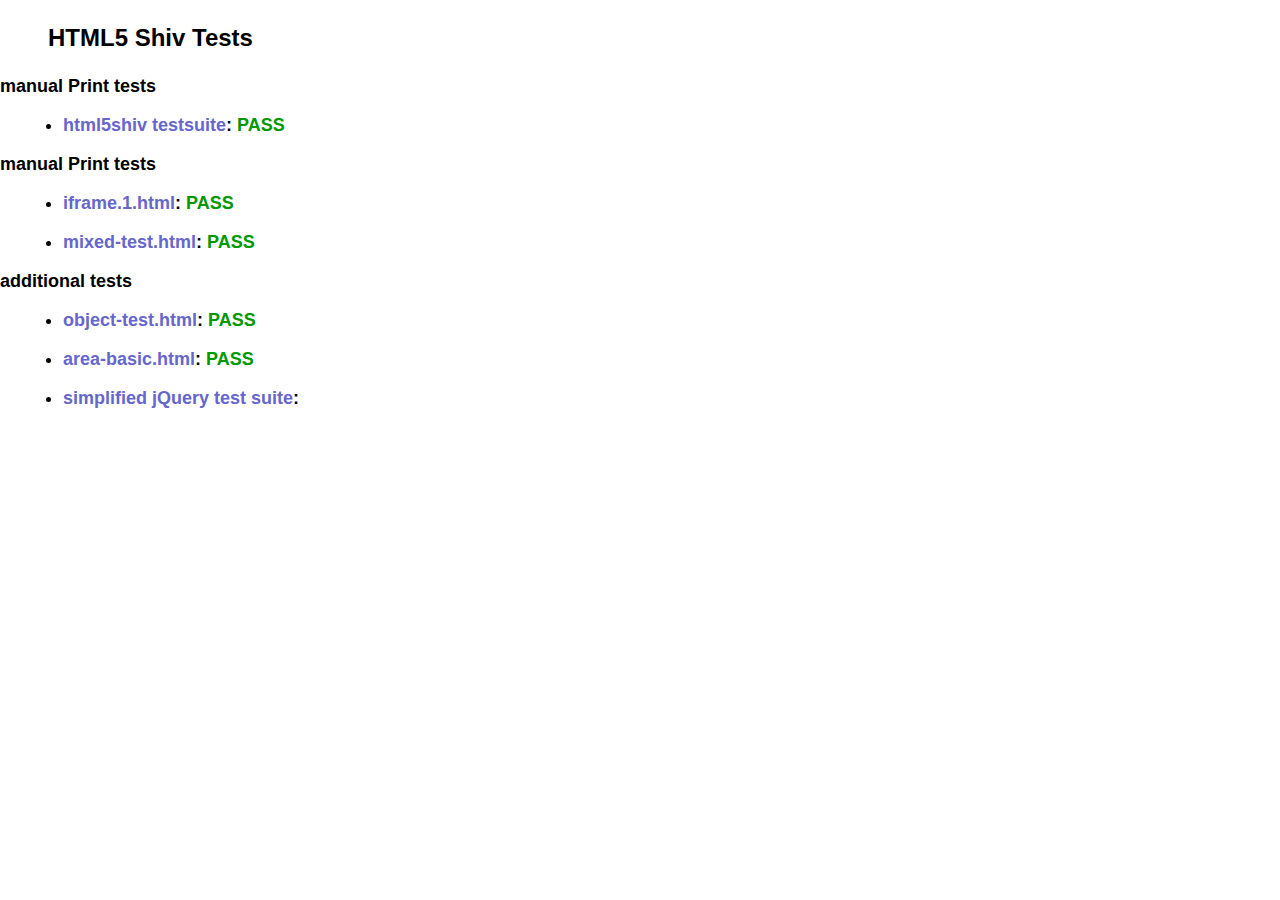
<file: ie/html5shiv/test/index.html>
<!doctype html>
<html>
	<head>
		<meta charset="utf-8">
		<title>IE&lt;9 HTML5 Shiv Tests</title>
		<link rel="stylesheet" href="style.css">
		<script src="../src/html5shiv-printshiv.js"></script>
	</head>
	<body>
		<h1>
			HTML5 Shiv Tests
		</h1>
		<h2>manual Print tests</h2>
		<ul>
			<li>
				<a href="html5shiv.html">html5shiv testsuite</a>: <span class="pass">PASS</span>
			</li>
			
		</ul>
		<h2>manual Print tests</h2>
		<ul>
			<li>
				<a href="iframe.1.html">iframe.1.html</a>: <span class="pass">PASS</span>
			</li>
			<li>
				<a href="mixed-test.html">mixed-test.html</a>: <span class="pass">PASS</span>
			</li>
			
		</ul>
		<h2>additional tests</h2>
		<ul>
			
			<li>
				<a href="object-test.html">object-test.html</a>: <span class="pass">PASS</span>
			</li>
			
			<li>
				<a href="highcharts/area-basic.html">area-basic.html</a>: <span class="pass">PASS</span>
			</li>
			<li>
				<a href="jquery-1.7.1/index.html">simplified jQuery test suite</a>:
			</li>
		</ul>
	<body>
</html>
</file>
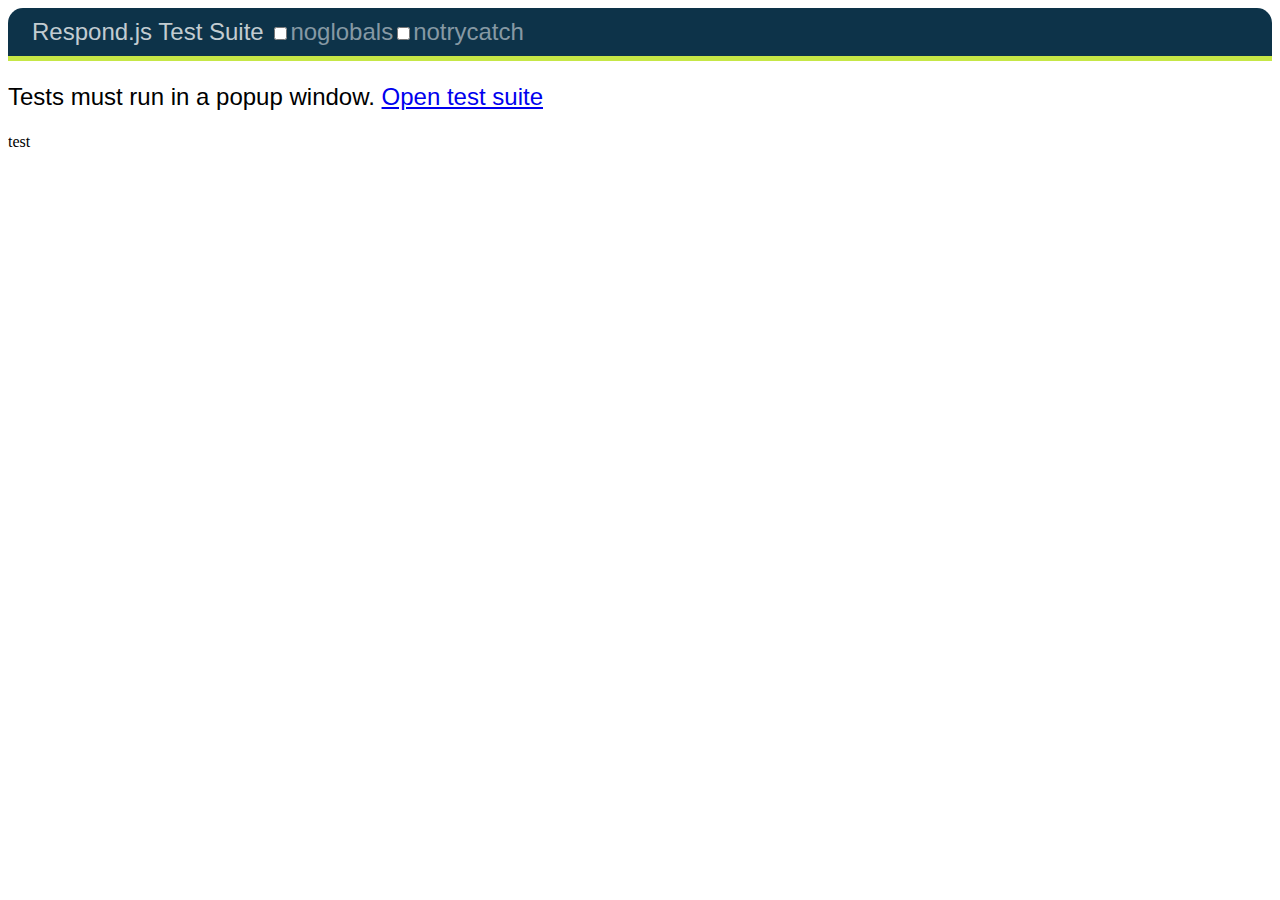
<file: ie/respond/test/unit/index.html>
<!DOCTYPE html>
<html>
<head>
	<meta charset="utf-8" />
	<title>Respond.js Test Suite</title>
	<link rel="stylesheet" href="qunit/qunit.css" media="screen">
	<script src="qunit/qunit.js"></script>
	<link href="test.css" rel="stylesheet" />
	<link href="test2.css" media="screen and (min-width: 950px)" rel="stylesheet" />
	<link href="test3.css" media="screen and (min-width: 68.75em)" rel="stylesheet" />
	<script src="../../dest/respond.src.js"></script>
	<script src="tests.js"></script>

</head>
<body>
	<h1 id="qunit-header">Respond.js Test Suite</h1>
	<h2 id="qunit-banner"></h2>
	<div id="qunit-testrunner-toolbar"></div>
	<h2 id="qunit-userAgent"></h2>
	<ol id="qunit-tests"></ol>
	
	<!-- tests must run in new window -->
	<div id="launcher"></div>
	
	<!-- elem for applying css via queries -->
	<div id="testelem" class="foo">test</div>
	
</body>
</html>
</file>
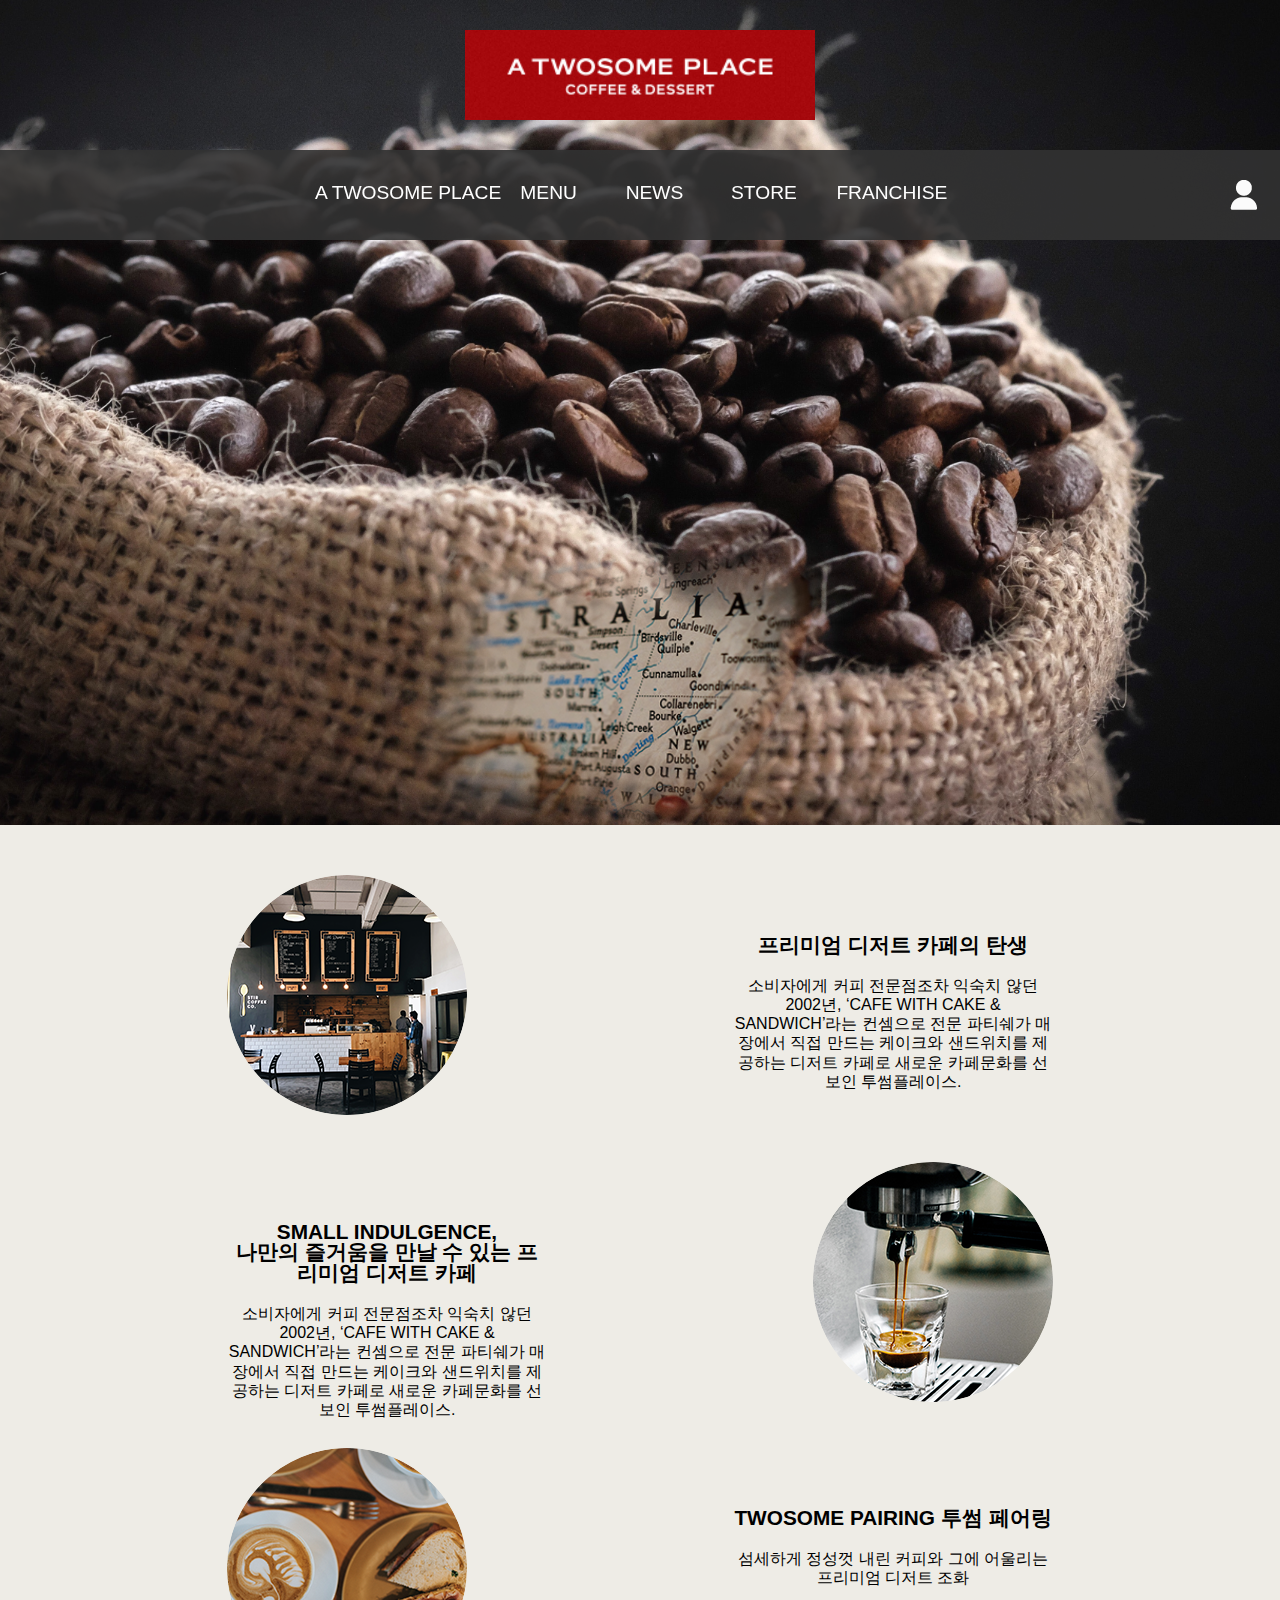
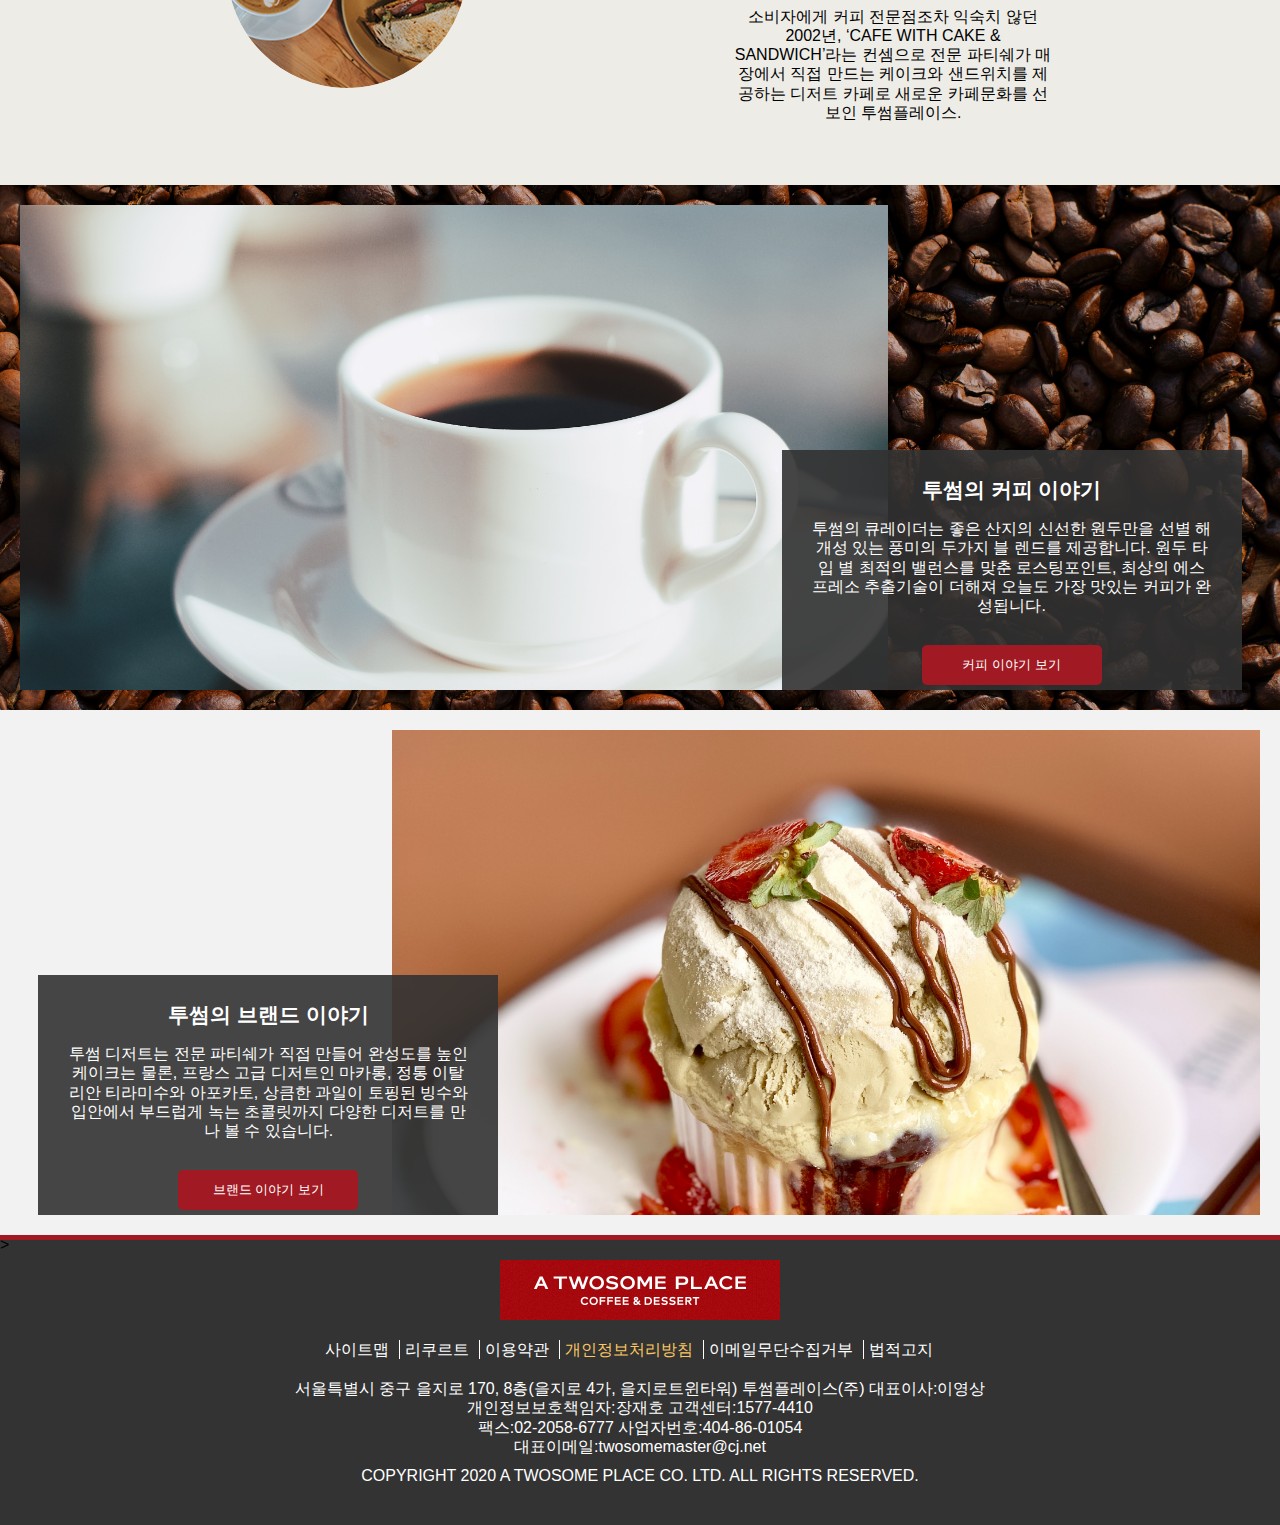
<file: html/brandstory.html>
<!DOCTYPE html>
<html lang="ko-KR">
  <head>
    <meta charset="UTF-8">
    <meta http-equiv="X-UA-Compatible" content="IE=edge">
    <meta name="viewport" content="width=device-width, user-scalable=yes, initial-scale=1.0, maximum-scale=3.0, minimum-scale=0.5">
  
    <link rel="stylesheet" href="../font/gyeonggi/stylesheet.css">
    <link rel="stylesheet" href="../css/base/reset.css">
    <link rel="stylesheet" href="../css/base/common.css">
    <link rel="stylesheet" href="../css/src/brandstory.css">

    <link rel="stylesheet" href="../css/src/headBox.css">
    <link rel="stylesheet" href="../css/src/footBox.css">

  
    <!--[if IE]>
      <meta src="../ie/html5shiv/dist/html5shive.min.js">
      <meta src="../ie/pie/PIE.js">
      <meta src="../ie/respond/dist/respond.min.js">
    <![endif] -->
    <title>a twosome place</title>
</head>
<body>
  <!-- layout -->
  <div id="wrap">
    
    <!-- #headBox ============================================ -->
    <header id="headBox">
      <div class="container">
        <h1><a href="./main.html"><span class="hidden">logo</span></a></h1>
        
        <nav class="navBox">
          <h2 class="hidden">navigation 영역</h2>
          <a href="#" id="pull"><span class="hidden">menu</span></a>
          <div class="gnb">
            <h3 class="hidden">global navigation</h3>
            <ul class="menu clearfix">
              <li>
                <a class="drop" href="./brandstory.html">a twosome place</a>
                <ul>
                  <li><a href="./brandstory.html">브랜드 이야기</a></li>
                  <li><a href="#">커피 이야기</a></li>
                  <li><a href="#">디저트 이야기</a></li>
                </ul>
              </li>
              <li>
                <a class="drop" href="./menu.html">menu</a>
                <ul>
                  <li><a href="./menu.html">커피 &amp; 음료</a></li>
                  <li><a href="#">디저트</a></li>
                  <li><a href="#">델리</a></li>
                  <li><a href="#">md</a></li>
                </ul>
              </li>
              <li>
                <a class="drop" href="#">news</a>
                <ul>
                  <li><a href="#">공지사항</a></li>
                  <li><a href="./event.html">이벤트</a></li>
                  <li><a href="#">app 소개</a></li>
                  <li><a href="#">소셜미디어</a></li>
                  <li><a href="#">케이크 클래스</a></li>
                </ul>
              </li>
              <li>
                <a class="drop" href="#">store</a>
                <ul>
                  <li><a href="#">매장안내</a></li>
                </ul>
              </li>
              <li>
                <a class="drop" href="./franchise.html">franchise</a>
              </li>
            </ul>
            <div class="unb"><a href="#"><h3 class="hidden">unb</h3></a></div>
          </div>
        </nav>
      </div>
    </header>
    <!-- //#headBox=========================================== -->

    <!-- #viewBox ============================== -->
    <section id="viewBox">
      <h2 class="hidden">brandstory 대표 이미지</h2>
      <div class="view_area">
        <div class="map_img"><span class="hidden">지도 이미지</span></div>
        <div class="air_icon"><span class="hidden">airplane icon</span></div>
        <div class="air_path"><span class="hidden">airplane path</span></div>
      </div>
    </section>
    <!-- //#viewBox ====================================== -->
    
    <!-- #historyBox ============================== -->
    <article id="historyBox" class="full_size">
      <h2 class="hidden">history 영역</h2>
      <ul class="clearfix">
        <!-- <h3 class="hidden">회사 주요 story 리스트</h3> -->
        <li>
          <div class="history_img img_01"></div>
          <div class="his_text_area">
            <h4>프리미엄 디저트 카페의 탄생</h4>
            <p>소비자에게 커피 전문점조차 익숙치 않던 2002년,
              ‘cafe with cake & sandwich’라는 컨셈으로 전문 파티쉐가
              매장에서 직접 만드는 케이크와 샌드위치를 제공하는 디저트
              카페로 새로운 카페문화를 선보인 투썸플레이스.</p>
          </div>
        </li>
        <li>
          <div class="history_img img_02"></div>
          <div class="his_text_area">
            <h4>small indulgence,<br />
              나만의 즐거움을 만날 수 있는 프리미엄 디저트 카페 </h4>
            <p>소비자에게 커피 전문점조차 익숙치 않던 2002년,
              ‘cafe with cake & sandwich’라는 컨셈으로 전문 파티쉐가
              매장에서 직접 만드는 케이크와 샌드위치를 제공하는 디저트
              카페로 새로운 카페문화를 선보인 투썸플레이스.</p>
          </div>
        </li>
        <li>
          <div class="history_img img_03"></div>
          <div class="his_text_area">
            <h4>twosome pairing 투썸 페어링</h4>
            <p>섬세하게 정성껏 내린 커피와  그에 어울리는 프리미엄 디저트 조화<br /><br />
              소비자에게 커피 전문점조차 익숙치 않던 2002년,
              ‘cafe with cake & sandwich’라는 컨셈으로 전문 파티쉐가
              매장에서 직접 만드는 케이크와 샌드위치를 제공하는 디저트
              카페로 새로운 카페문화를 선보인 투썸플레이스.  
            </p>
          </div>
        </li>
      </ul>

    </article>
    <!-- //#historyBox ====================================== -->
    
    <!-- #brandCoffeeBox ============================== -->
    <article id="brandCoffeeBox">
      <h2 class="hidden">brandstory 커피 이야기</h2>    
      <div class="brand_full_img more_full_size">
        <div class="more_img coffee_img"></div>
        <div class="cont coffee_cont">
          <div class="more_text">
            <h3>투썸의 커피 이야기</h3>
            <p>투썸의 큐레이더는 좋은 산지의 신선한 원두만을 선별 해 
              개성 있는 풍미의 두가지 블  렌드를 제공합니다.
              원두 타입 별 최적의 밸런스를 맞춘 로스팅포인트, 최상의 에스프레소 추출기술이 더해져
              오늘도 가장 맛있는 커피가 완성됩니다.</p>
            <div class="more_btn_area">
              <button type="button" class="more_btn"><span>커피 이야기 보기</span></button>
            </div>
          </div>
        </div>
      </div>
    </article>
    <!-- //#brandCoffeeBox ====================================== -->

    <!-- #brandDessertBox ============================== -->
    <article id="brandDessertBox">
      <h2 class="hidden">brandstory 디저트 이야기</h2> 
      
      <div class="brand_full_img more_full_size">
        <div class="more_img dessert_img "></div>
        <div class="cont dessert_cont">
          <div class="more_text">
            <h3>투썸의 브랜드 이야기</h3>
            <p>투썸 디저트는 전문 파티쉐가 직접 만들어 완성도를 높인
              케이크는 물론, 프랑스 고급 디저트인 마카롱, 
              정통 이탈리안 티라미수와 아포카토,
              상큼한 과일이 토핑된 빙수와 입안에서 부드럽게 녹는 초콜릿까지
              다양한 디저트를 만나 볼 수 있습니다.</p>
            <div class="more_btn_area">
              <button type="button" class="more_btn"><span>브랜드 이야기 보기</span></button>
            </div>
          </div>
        </div>

      </div>>
    </article>
    <!-- //#brandDessertBox ====================================== -->
    
    <!-- #footBox ============================================ -->
    <footer id="footBox">
      <div class="foot_container">
        <h2 class="hidden">footer</h2>
        <div class="foot_area_01">
          <div class="foot_logo"><a href="./main.html"><span class="hidden">a twosome place</span></a></div>
          <!-- <div class="family_site_box">
            <div class="family_site"><span>family site</span></div>
            <button type="button" class="fnb_btn">ok</button>
          </div> -->
        </div>
        <div class="foot_area_02">
          <div class="fnb">
            <ul class="clearfix">
              <li><a href="#">사이트맵</a></li>
              <li><a href="#">리쿠르트</a></li>
              <li><a href="#">이용약관</a></li>
              <li><a href="#">개인정보처리방침</a></li>
              <li><a href="#">이메일무단수집거부</a></li>
              <li><a href="#">법적고지</a></li>
            </ul>
          </div>
          <div class="company_info">
            <address>
              서울특별시 중구 을지로 170, 8층(을지로 4가, 을지로트윈타워) 투썸플레이스(주)	대표이사:이영상	<br />개인정보보호책임자:장재호
              고객센터:1577-4410	<br />팩스:02-2058-6777	사업자번호:404-86-01054 <br />	대표이메일:twosomemaster@cj.net
            </address>
          </div>
          <div class="copyright">
            copyright 2020 a twosome place co. ltd. all rights reserved.
          </div>
        </div>
      </div>

    </footer>
    <!-- //#footBox=========================================== -->

    <!-- top button -->
    <div class="top_btn_area">
      <a href="#" id="top_btn"><span class="hidden">top</span></a>
    </div>
  </div>

  <!-- script -->
  <script src="../js/base/jquery-3.5.1.min.js"></script>
  <script src="../js/base/jquery-ui.min.js"></script>
  <script src="../js/src/headandtop.js"></script>
  <script src="../js/src/browser_resize.js"></script>
</body>
</html>
</file>
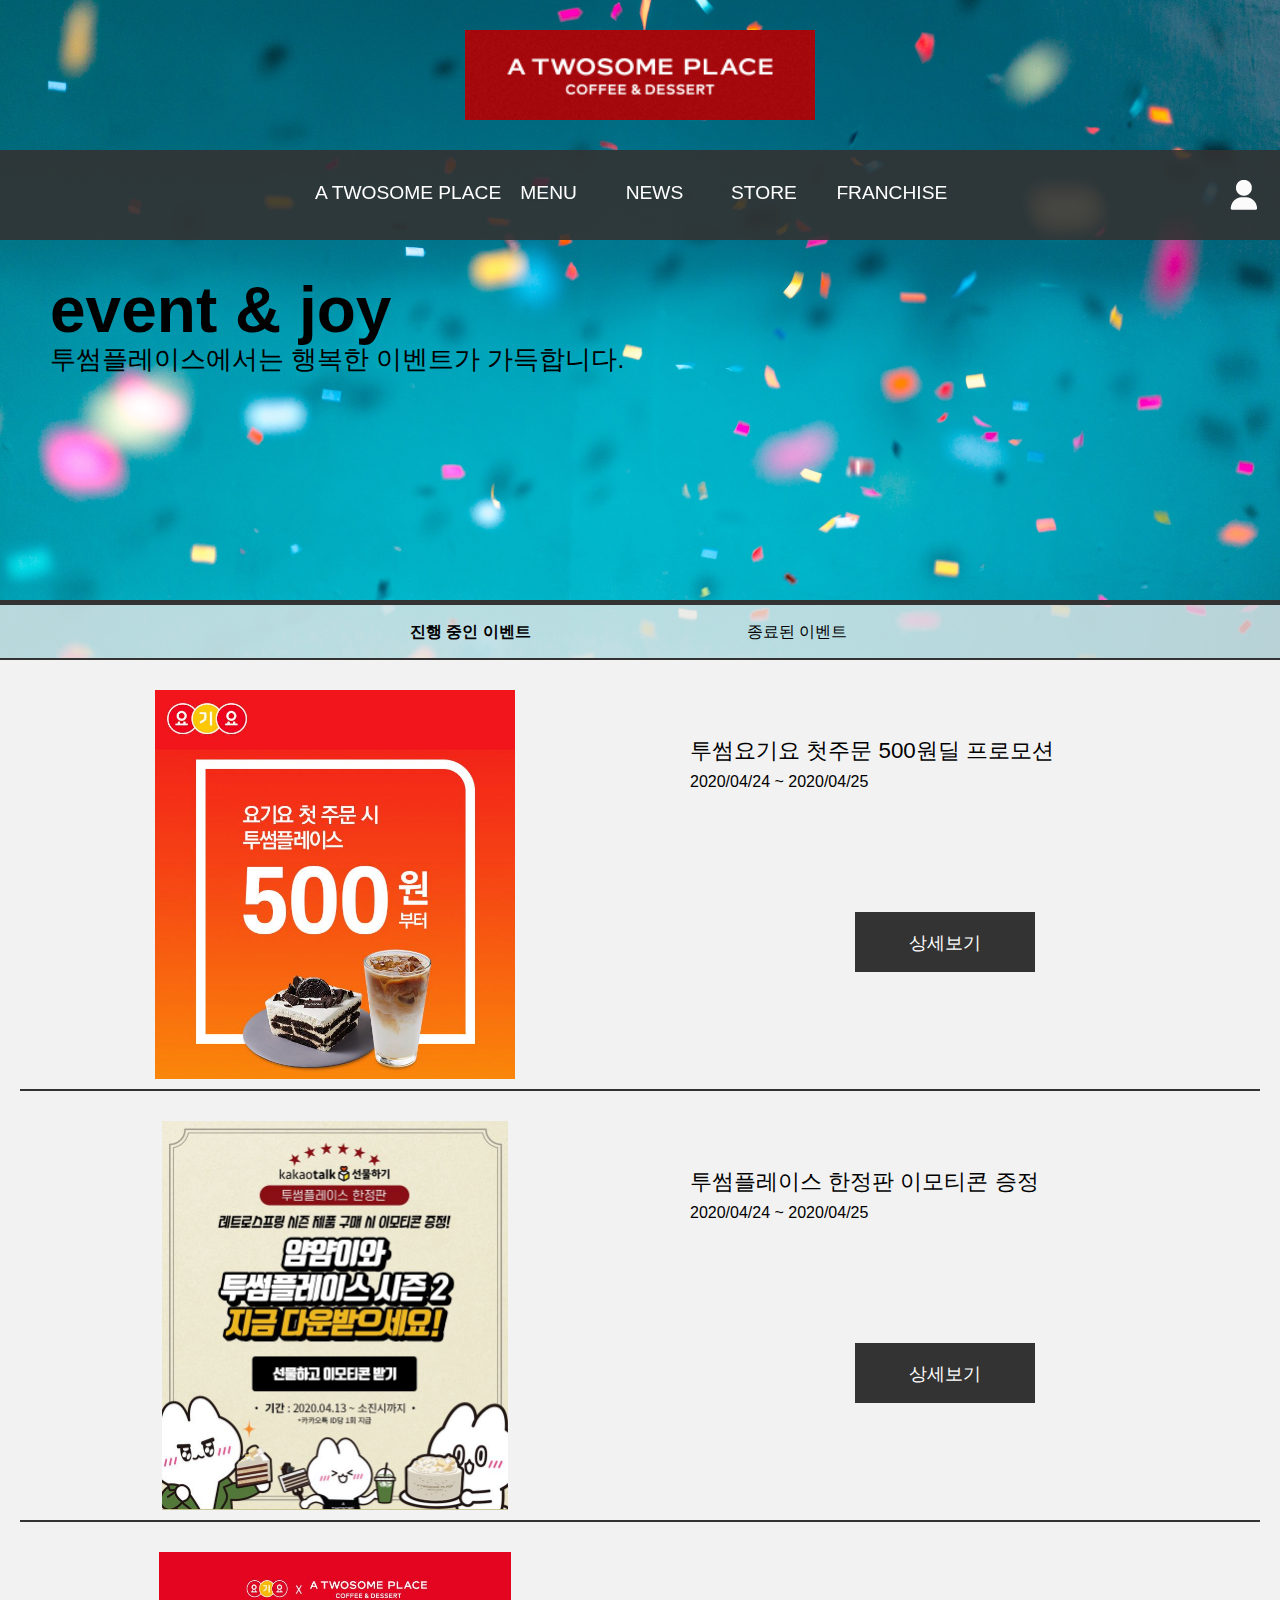
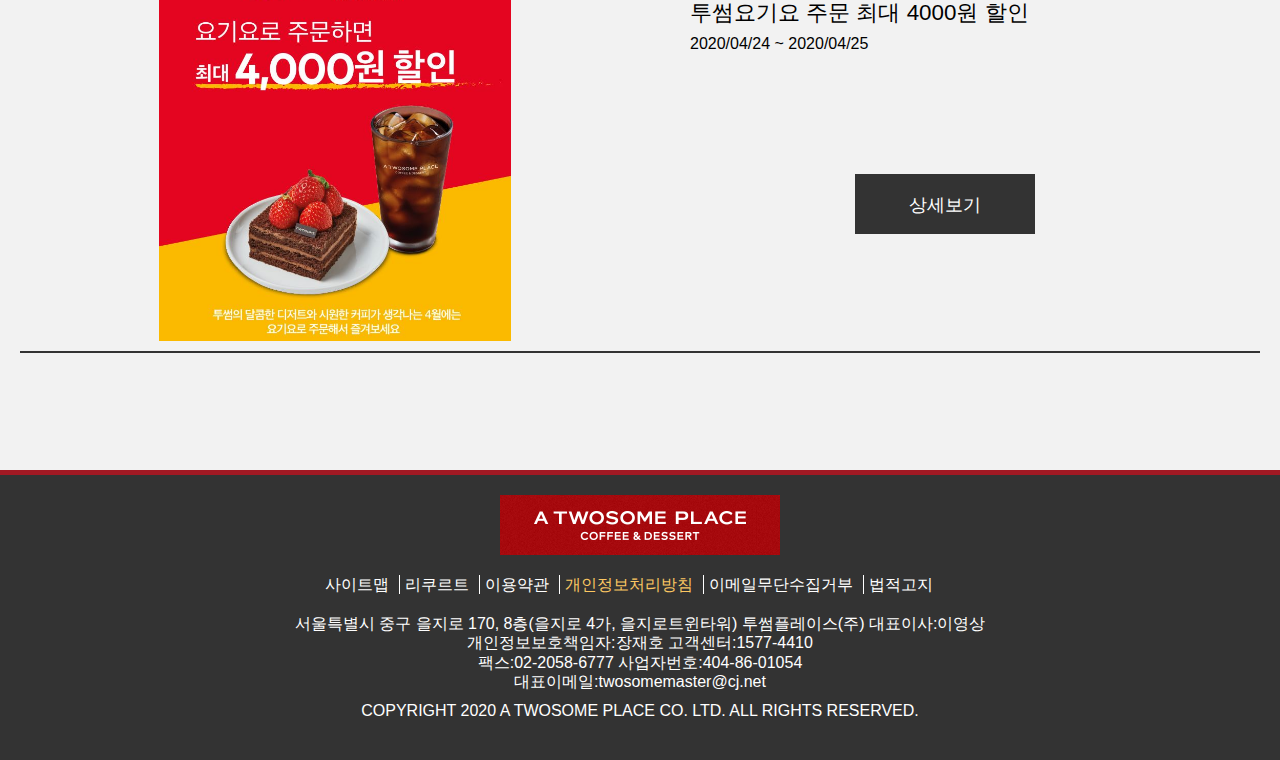
<file: html/event.html>
<!DOCTYPE html>
<html lang="ko-KR">
<head>
  <meta charset="UTF-8">
  <meta http-equiv="X-UA-Compatible" content="IE=edge">
  <meta name="viewport" content="width=device-width, user-scalable=yes, initial-scale=1.0, maximum-scale=3.0, minimum-scale=0.5">

  <link rel="stylesheet" href="../font/gyeonggi/stylesheet.css">
  <link rel="stylesheet" href="../css/base/reset.css">
  <link rel="stylesheet" href="../css/base/common.css">
  <link rel="stylesheet" href="../css/src/event.css">

  <link rel="stylesheet" href="../css/src/headBox.css">
  <link rel="stylesheet" href="../css/src/footBox.css">

  <!--[if IE]>
    <meta src="../ie/html5shiv/dist/html5shive.min.js">
    <meta src="../ie/pie/PIE.js">
    <meta src="../ie/respond/dist/respond.min.js">
  <![endif] -->
  <title>a twosome place</title>
</head>
<body>
  <!-- layout -->
  
  <div id="wrap">
    <!-- #headBox ============================================ -->
    <header id="headBox">
      <div class="container">
        <h1><a href="./main.html"><span class="hidden">logo</span></a></h1>
        
        <nav class="navBox">
          <h2 class="hidden">navigation 영역</h2>
          <a href="#" id="pull"><span class="hidden">menu</span></a>
          <div class="gnb">
            <h3 class="hidden">global navigation</h3>
            <ul class="menu clearfix">
              <li>
                <a class="drop" href="./brandstory.html">a twosome place</a>
                <ul>
                  <li><a href="./brandstory.html">브랜드 이야기</a></li>
                  <li><a href="#">커피 이야기</a></li>
                  <li><a href="#">디저트 이야기</a></li>
                </ul>
              </li>
              <li>
                <a class="drop" href="./menu.html">menu</a>
                <ul>
                  <li><a href="./menu.html">커피 &amp; 음료</a></li>
                  <li><a href="#">디저트</a></li>
                  <li><a href="#">델리</a></li>
                  <li><a href="#">md</a></li>
                </ul>
              </li>
              <li>
                <a class="drop" href="#">news</a>
                <ul>
                  <li><a href="#">공지사항</a></li>
                  <li><a href="./event.html">이벤트</a></li>
                  <li><a href="#">app 소개</a></li>
                  <li><a href="#">소셜미디어</a></li>
                  <li><a href="#">케이크 클래스</a></li>
                </ul>
              </li>
              <li>
                <a class="drop" href="#">store</a>
                <ul>
                  <li><a href="#">매장안내</a></li>
                </ul>
              </li>
              <li>
                <a class="drop" href="./franchise.html">franchise</a>
              </li>
            </ul>
            <div class="unb"><a href="#"><h3 class="hidden">unb</h3></a></div>
          </div>
        </nav>
      </div>
    </header>
    <!-- //#headBox=========================================== -->

    <!-- #viewBox ============================================== -->
    <section id="viewBox">
      <div class="view_text_area">
        <h2>event &amp; joy</h2>
        <p>투썸플레이스에서는 행복한 이벤트가 가득합니다.</p>

      </div>
      
      <div class="sub_menu">
        <ul class="clearfix">
          <li><a href="#">진행 중인 이벤트</a></li>
          <li><a href="#">종료된 이벤트</a></li>
        </ul>
      </div>
    </section>
    <!-- //#viewBox ============================================== -->

    <!-- #eventBox ============================================== -->
    <article id="eventBox">
      <h2 class="hidden">event 영역</h2>
      <ul>
        <li>
          <div class="event_cont">
            <div class="event_img e_img_01"></div>
            <div class="event_text">
              <p>투썸요기요 첫주문 500원딜 프로모션</p>
              <p>2020/04/24 ~ 2020/04/25</p>
              <div class="event_more_btn">
                <button type="button" class="e_more_btn"><span>상세보기</span></button>
              </div>
            </div>
          </div>
        </li>
        <li>
          <div class="event_cont">
            <div class="event_img e_img_02"></div>
            <div class="event_text">
              <p>투썸플레이스 한정판 이모티콘 증정</p>
              <p>2020/04/24 ~ 2020/04/25</p>
              <div class="event_more_btn">
                <button type="button" class="e_more_btn"><span>상세보기</span></button>
              </div>
            </div>
          </div>
        </li>
        <li>
          <div  class="event_cont">
            <div class="event_img e_img_03"></div>
            <div class="event_text">
              <p>투썸요기요 주문 최대 4000원 할인</p>
              <p>2020/04/24 ~ 2020/04/25</p>
              <div class="event_more_btn">
                <button type="button" class="e_more_btn"><span>상세보기</span></button>
              </div>
            </div>
          </div>
        </li>
      </ul>
      <div class="menu_more_btn_area">
        <button type="button"><span class="hidden">more</span></button>
      </div>
    </article>
    <!-- //#eventBox ============================================== -->

    <!-- #footBox ============================================ -->
    <footer id="footBox">
      <div class="foot_container">
        <h2 class="hidden">footer</h2>
        <div class="foot_area_01">
          <div class="foot_logo"><a href="./main.html"><span class="hidden">a twosome place</span></a></div>
          <!-- <div class="family_site_box">
            <div class="family_site"><span>family site</span></div>
            <button type="button" class="fnb_btn">ok</button>
          </div> -->
        </div>
        <div class="foot_area_02">
          <div class="fnb">
            <ul class="clearfix">
              <li><a href="#">사이트맵</a></li>
              <li><a href="#">리쿠르트</a></li>
              <li><a href="#">이용약관</a></li>
              <li><a href="#">개인정보처리방침</a></li>
              <li><a href="#">이메일무단수집거부</a></li>
              <li><a href="#">법적고지</a></li>
            </ul>
          </div>
          <div class="company_info">
            <address>
              서울특별시 중구 을지로 170, 8층(을지로 4가, 을지로트윈타워) 투썸플레이스(주)	대표이사:이영상	<br />개인정보보호책임자:장재호
              고객센터:1577-4410	<br />팩스:02-2058-6777	사업자번호:404-86-01054 <br />	대표이메일:twosomemaster@cj.net
            </address>
          </div>
          <div class="copyright">
            copyright 2020 a twosome place co. ltd. all rights reserved.
          </div>
        </div>
      </div>

    </footer>
    <!-- //#footBox=========================================== -->

    <!-- top button -->
    <div class="top_btn_area">
      <a href="#" id="top_btn"><span class="hidden">top</span></a>
    </div>
  </div>
  
  <!-- script -->
  <script src="../js/base/jquery-3.5.1.min.js"></script>
  <script src="../js/base/jquery-ui.min.js"></script>
  <script src="../js/src/headandtop.js"></script>
  <script src="../js/src/browser_resize.js"></script>
  
</body>
</html>
</file>
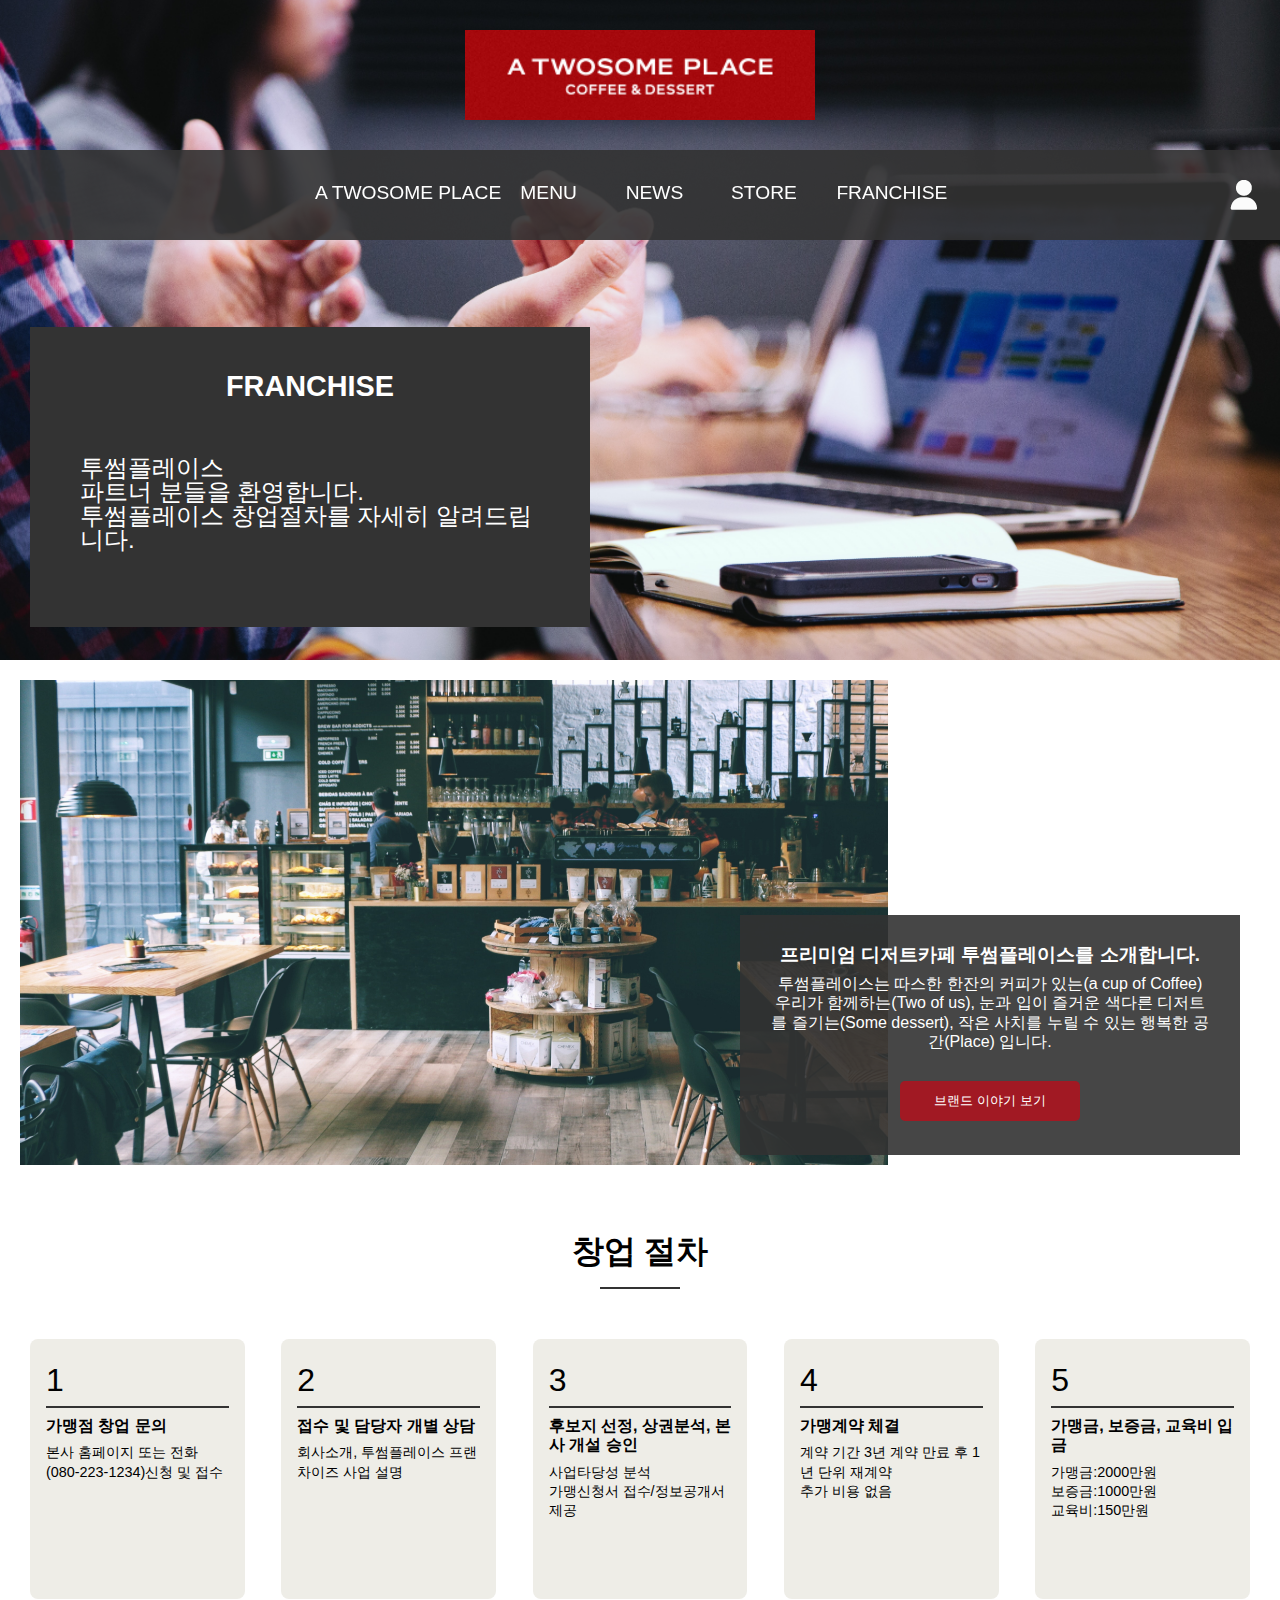
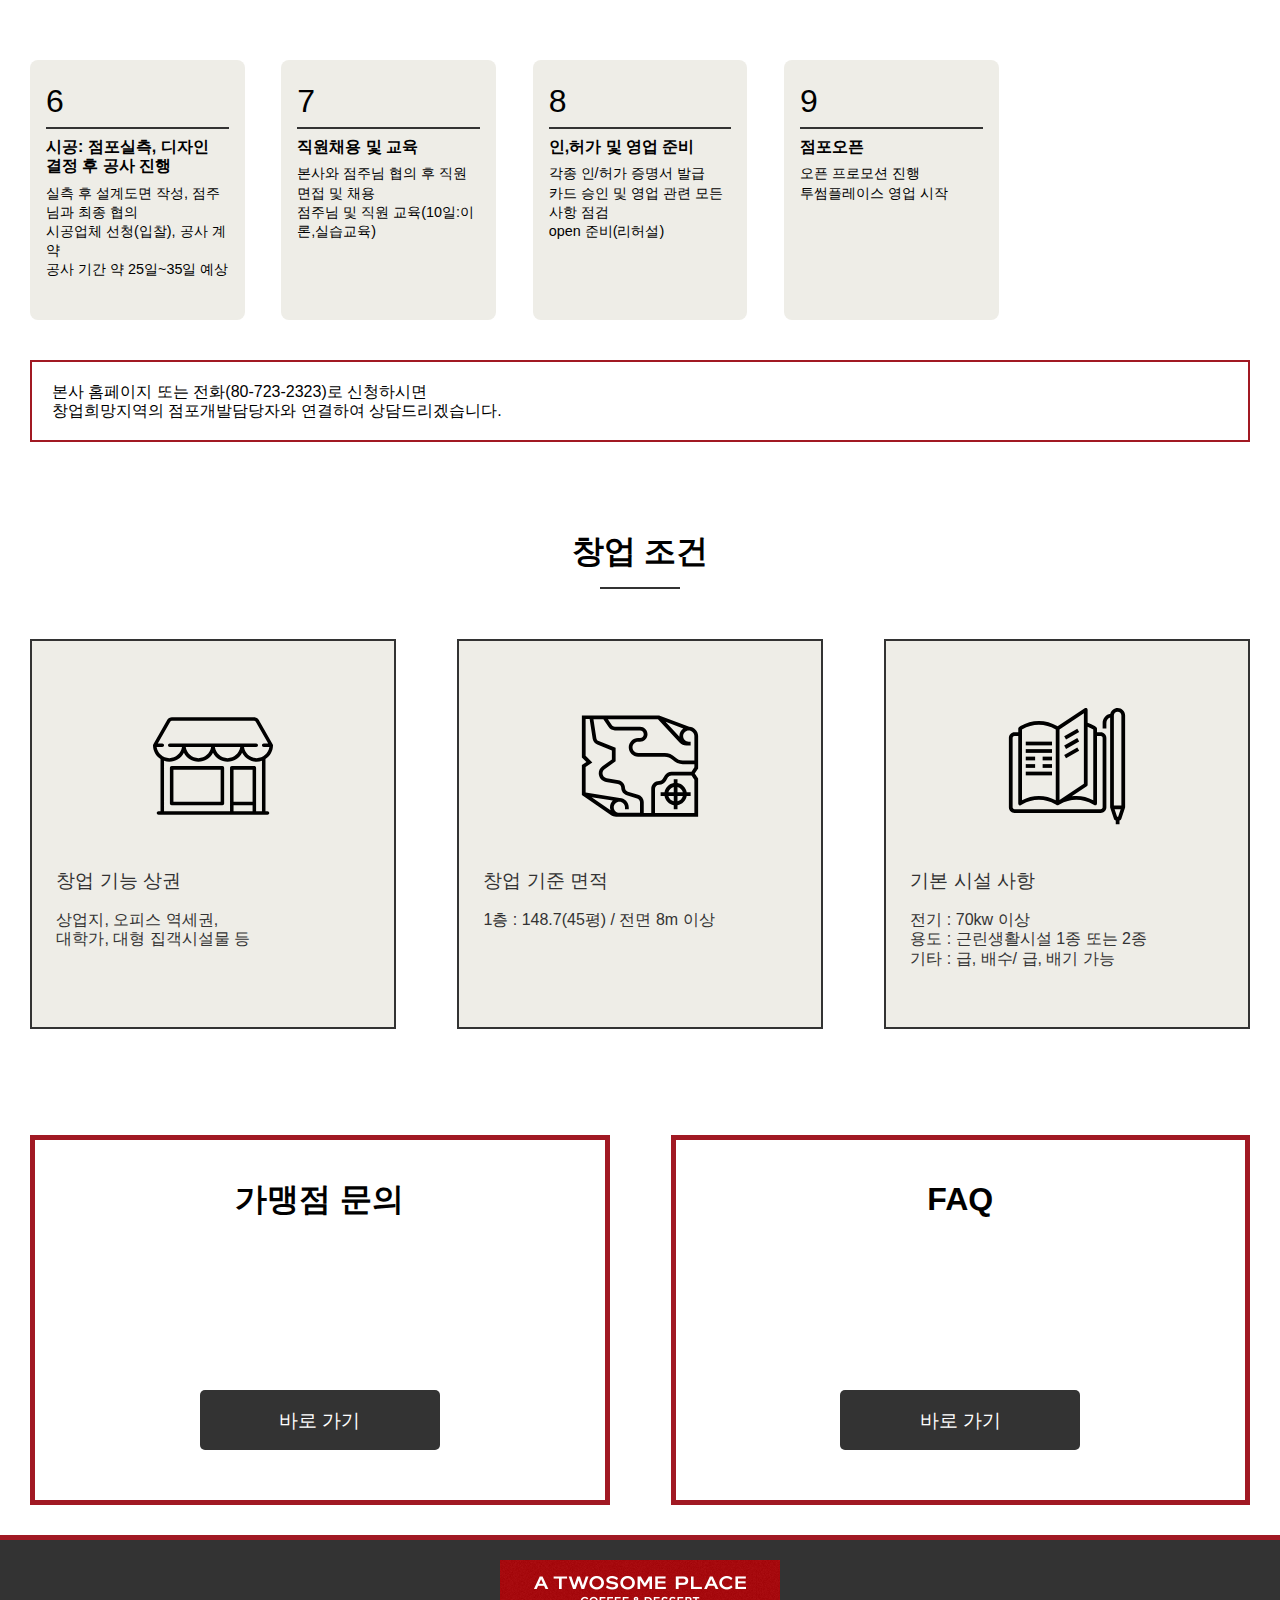
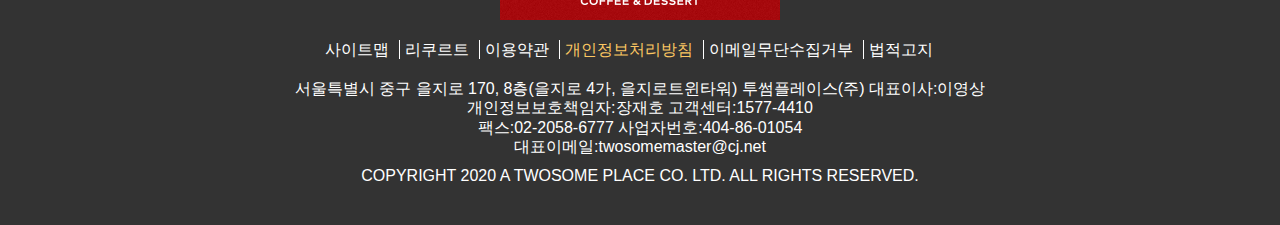
<file: html/franchise.html>
<!DOCTYPE html>
<html lang="ko-KR">
<head>
  <meta charset="UTF-8">
  <meta http-equiv="X-UA-Compatible" content="IE=edge">
  <meta name="viewport" content="width=device-width, user-scalable=yes, initial-scale=1.0, maximum-scale=3.0, minimum-scale=0.5">

  <link rel="stylesheet" href="../font/gyeonggi/stylesheet.css">
  <link rel="stylesheet" href="../css/base/reset.css">
  <link rel="stylesheet" href="../css/base/common.css">
  <link rel="stylesheet" href="../css/src/franchise.css">

  <link rel="stylesheet" href="../css/src/headBox.css">
  <link rel="stylesheet" href="../css/src/footBox.css">

  <!--[if IE]>
    <meta src="../ie/html5shiv/dist/html5shive.min.js">
    <meta src="../ie/pie/PIE.js">
    <meta src="../ie/respond/dist/respond.min.js">
  <![endif] -->
  <title>a twosome place</title>
</head>
<body>
  <!-- layout -->
  
  <div id="wrap">
    <!-- #headBox ============================================ -->
    <header id="headBox">
      <div class="container">
        <h1><a href="./main.html"><span class="hidden">logo</span></a></h1>
        
        <nav class="navBox">
          <h2 class="hidden">navigation 영역</h2>
          <a href="#" id="pull"><span class="hidden">menu</span></a>
          <div class="gnb">
            <h3 class="hidden">global navigation</h3>
            <ul class="menu clearfix">
              <li>
                <a class="drop" href="./brandstory.html">a twosome place</a>
                <ul>
                  <li><a href="./brandstory.html">브랜드 이야기</a></li>
                  <li><a href="#">커피 이야기</a></li>
                  <li><a href="#">디저트 이야기</a></li>
                </ul>
              </li>
              <li>
                <a class="drop" href="./menu.html">menu</a>
                <ul>
                  <li><a href="./menu.html">커피 &amp; 음료</a></li>
                  <li><a href="#">디저트</a></li>
                  <li><a href="#">델리</a></li>
                  <li><a href="#">md</a></li>
                </ul>
              </li>
              <li>
                <a class="drop" href="#">news</a>
                <ul>
                  <li><a href="#">공지사항</a></li>
                  <li><a href="./event.html">이벤트</a></li>
                  <li><a href="#">app 소개</a></li>
                  <li><a href="#">소셜미디어</a></li>
                  <li><a href="#">케이크 클래스</a></li>
                </ul>
              </li>
              <li>
                <a class="drop" href="#">store</a>
                <ul>
                  <li><a href="#">매장안내</a></li>
                </ul>
              </li>
              <li>
                <a class="drop" href="./franchise.html">franchise</a>
              </li>
            </ul>
            <div class="unb"><a href="#"><h3 class="hidden">unb</h3></a></div>
          </div>
        </nav>
      </div>
    </header>
    <!-- //#headBox=========================================== -->

    <!-- #viewBox ================================================= -->
    <section id="viewBox">
      <h2 class="hidden">메인 소개 영역</h2>
      <div class="view_area">
        <div class="view_info">
          <h3>franchise</h3>
          <p>투썸플레이스</p>
          <p>파트너 분들을 환영합니다.</p>
          <p>투썸플레이스 창업절차를 자세히 알려드립니다.</p>
        </div>
      </div>
    </section>
    <!-- //#viewBox =============================================== -->

    <!-- #brandBox ================================================= -->
    <article id="brandBox">
      <h2 class="hidden">브랜드 소개 영역</h2>
      <div class="brand_img"><span class="hidden">브랜드 관련 이미지</span></div>
      <div class="brand_cont"> 
        <h3>프리미엄 디저트카페 투썸플레이스를 소개합니다.</h3>
        <p>투썸플레이스는 따스한 한잔의 커피가 있는(a cup of Coffee) 
          우리가 함께하는(Two of us), 눈과 입이 즐거운 색다른 디저트를 즐기는(Some dessert),
          작은 사치를 누릴 수 있는 행복한 공간(Place) 입니다.</p>
        <div class="more_btn_area">
          <button type="button" class="more_btn"><span>브랜드 이야기 보기</span></button>
      </div>
    </article>
    <!-- //#brandBox =============================================== -->

    <!-- #stepBox ================================================= -->
    <article id="stepBox" class="full_size">
      <h2>창업 절차</h2>
      <div class="step_area">
        <div class="step_list">
          
        </div>
        <div class="step_info">
          <p>본사 홈페이지 또는 전화(80-723-2323)로 신청하시면<br />
            창업희망지역의 점포개발담당자와 연결하여 상담드리겠습니다.</p>    
        </div>
      </div>
    </article>
    <!-- //#stepBox =============================================== -->

    <!-- #conditionBox ================================================= -->
    <article id="conditionBox" class="full_size">
      <h2>창업 조건</h2>
      <div class="condition_area">
        <ul class="clearfix">
          <li><div class="con_icon c_icon_01"></div>
            <dl>
              <dt>창업 기능 상권</dt>
              <dd>상업지, 오피스 역세권, <br />
                대학가, 대형 집객시설물 등</dd>
            </dl>
          </li>
          <li><div class="con_icon c_icon_02"></div>
            <dl>
              <dt>창업 기준 면적</dt>
              <dd>1층 : 148.7(45평) / 전면 8m 이상</dd>
            </dl>
          </li>
          <li><div class="con_icon c_icon_03"></div>
            <dl>
              <dt>기본 시설 사항</dt>
              <dd>전기 : 70kw 이상 <br />용도 : 근린생활시설 1종 또는 2종 <br />기타 : 급, 배수/ 급, 배기 가능</dd>
            </dl>
          </li>
        </ul>
      </div>
    </article>
    <!-- //#conditionBox =============================================== -->

    <!-- #infoBox ================================================= -->
    <article id="infoBox" class="full_size">
      <h2 class="hidden">가맹점 문의 및 faq 질문 바로가기 영역</h2>
      <div class="info_area">
        <div class="info_cont fran_qna">
          <h3>가맹점 문의</h3>
          <div class="info_more_area">
            <button type="button" class="info_more_btn"><span>바로 가기</span></button>
          </div>
        </div>
        <div class="info_cont fran_faq">
          <h3>faq</h3>
          <div class="info_more_area">
            <button type="button" class="info_more_btn"><span>바로 가기</span></button>
          </div>
        </div>
      </div>
    </article>
    <!-- //#infoBox =============================================== -->


    <!-- #footBox ============================================ -->
    <footer id="footBox">
      <div class="foot_container">
        <h2 class="hidden">footer</h2>
        <div class="foot_area_01">
          <div class="foot_logo"><a href="./main.html"><span class="hidden">a twosome place</span></a></div>
          <!-- <div class="family_site_box">
            <div class="family_site"><span>family site</span></div>
            <button type="button" class="fnb_btn">ok</button>
          </div> -->
        </div>
        <div class="foot_area_02">
          <div class="fnb">
            <ul class="clearfix">
              <li><a href="#">사이트맵</a></li>
              <li><a href="#">리쿠르트</a></li>
              <li><a href="#">이용약관</a></li>
              <li><a href="#">개인정보처리방침</a></li>
              <li><a href="#">이메일무단수집거부</a></li>
              <li><a href="#">법적고지</a></li>
            </ul>
          </div>
          <div class="company_info">
            <address>
              서울특별시 중구 을지로 170, 8층(을지로 4가, 을지로트윈타워) 투썸플레이스(주)	대표이사:이영상	<br />개인정보보호책임자:장재호
              고객센터:1577-4410	<br />팩스:02-2058-6777	사업자번호:404-86-01054 <br />	대표이메일:twosomemaster@cj.net
            </address>
          </div>
          <div class="copyright">
            copyright 2020 a twosome place co. ltd. all rights reserved.
          </div>
        </div>
      </div>

    </footer>
    <!-- //#footBox=========================================== -->

    <!-- top button -->
    <div class="top_btn_area">
      <a href="#" id="top_btn"><span class="hidden">top</span></a>
    </div>
  </div>
  
  <!-- script -->
  <script src="../js/base/jquery-3.5.1.min.js"></script>
  <script src="../js/base/jquery-ui.min.js"></script>
  <script src="../js/src/headandtop.js"></script>
  <script src="../js/src/franchise.js"></script>
  <script src="../js/src/browser_resize.js"></script>
  
</body>
</html>
</file>
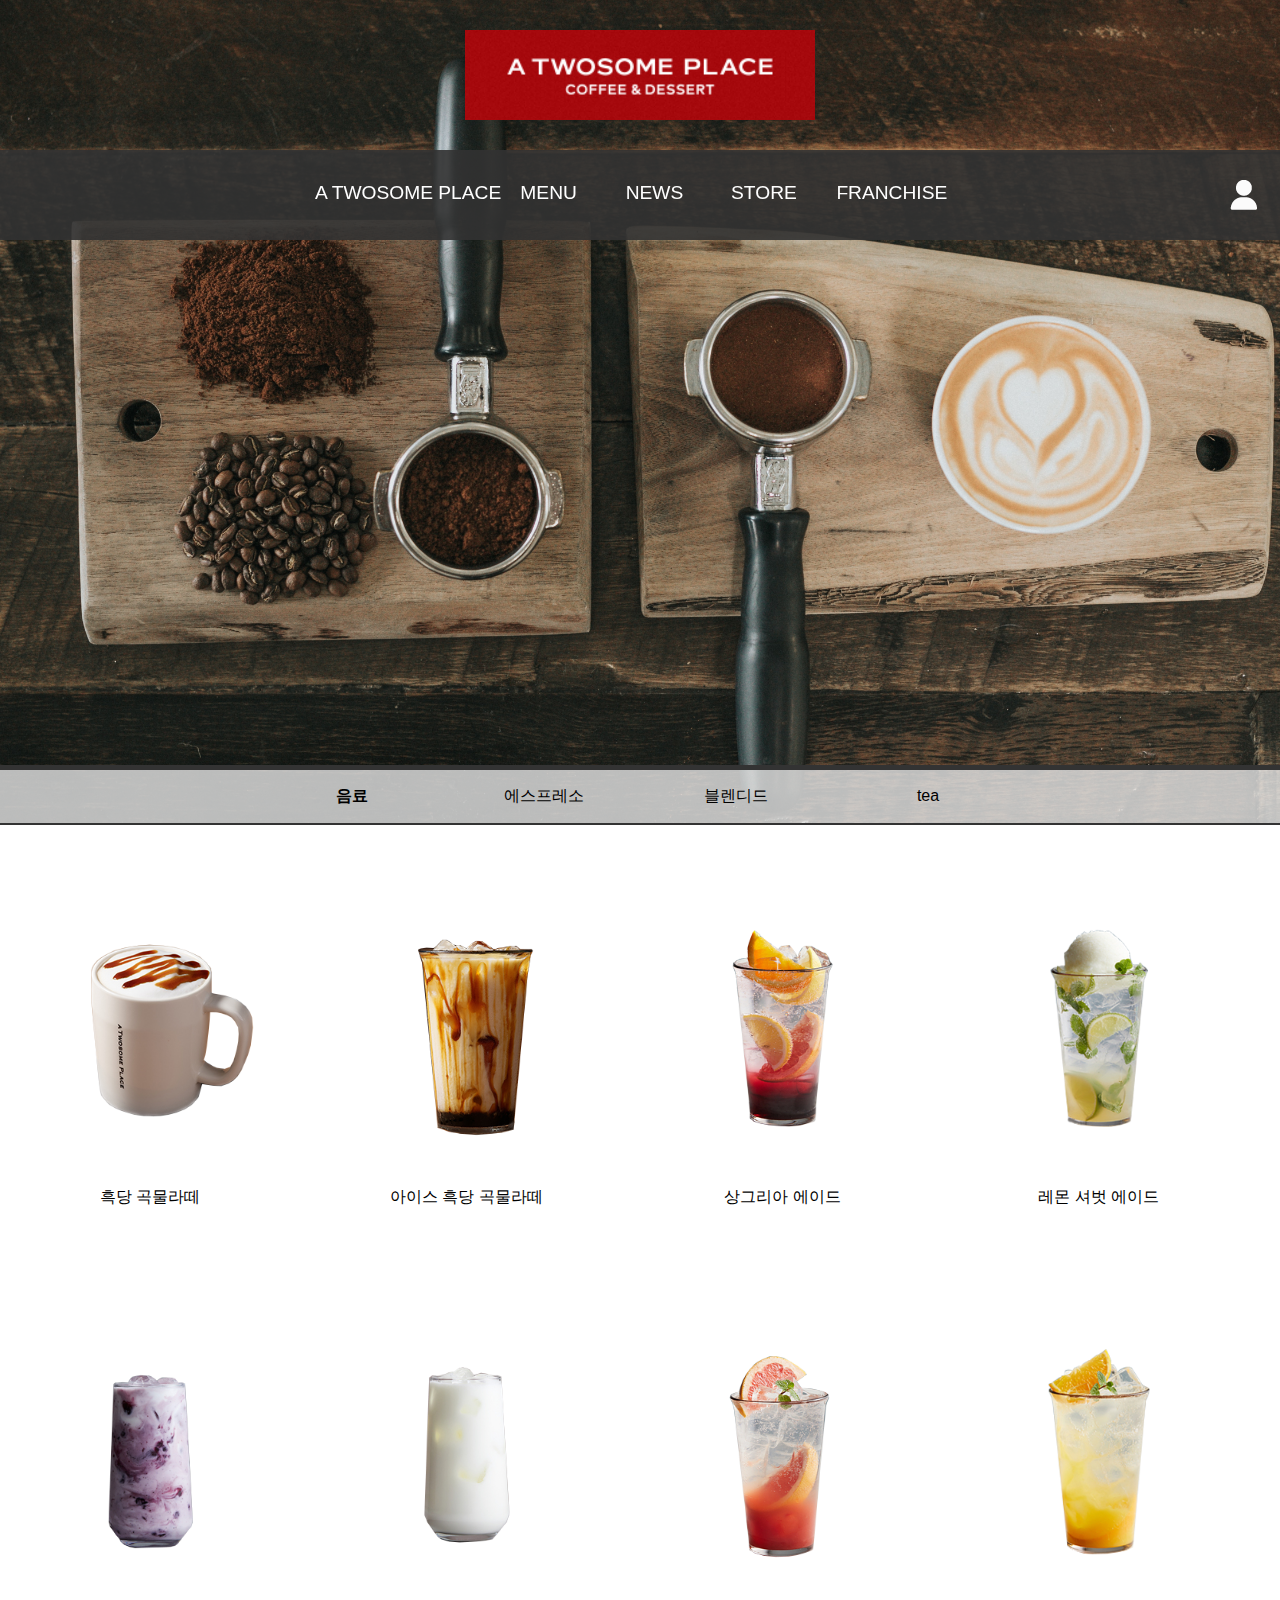
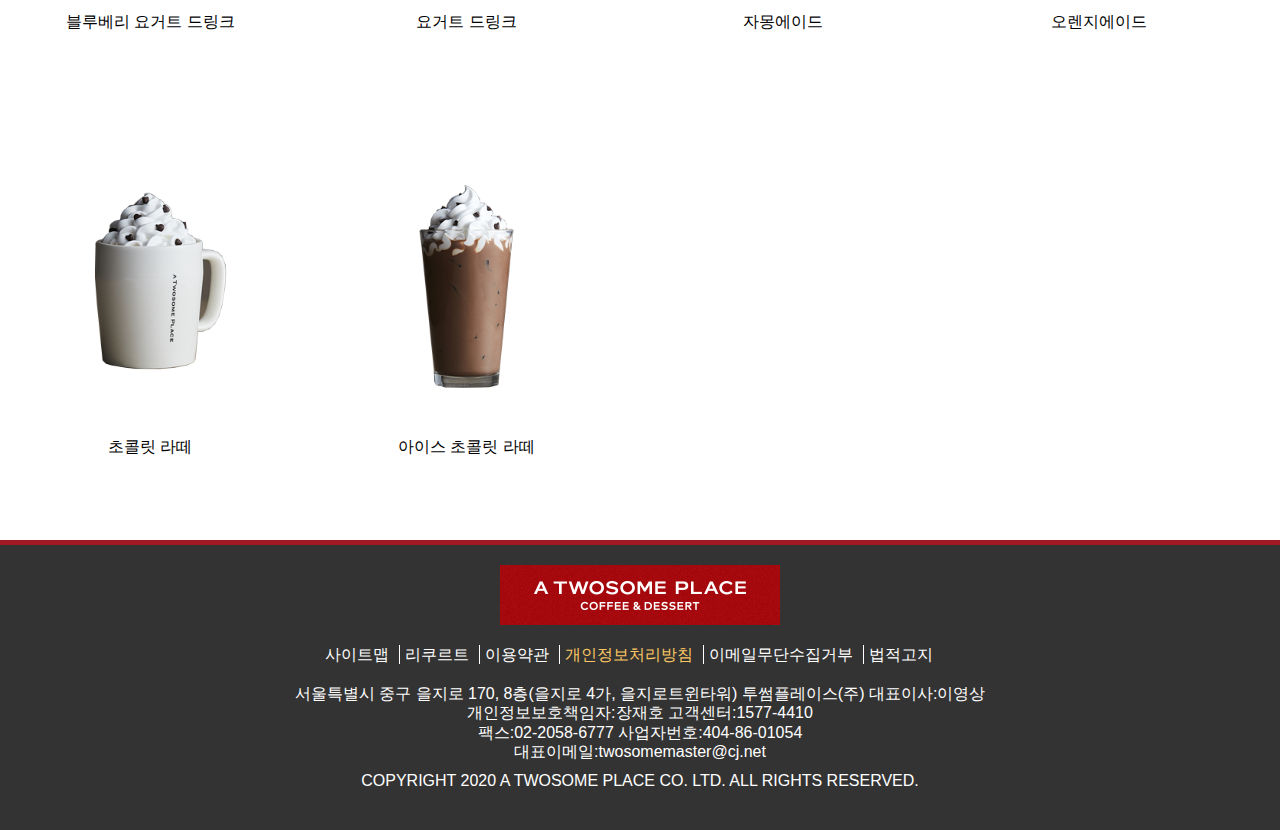
<file: html/menu.html>
<!DOCTYPE html>
<!-- menu.html -->
<html lang="ko-KR">
<head>
  <meta charset="UTF-8">
  <meta http-equiv="X-UA-Compatible" content="IE=edge">
  <meta name="viewport" content="width=device-width, user-scalable=yes, initial-scale=1.0, maximum-scale=3.0, minimum-scale=0.5">

  <link rel="stylesheet" href="../font/gyeonggi/stylesheet.css">
  <link rel="stylesheet" href="../css/base/reset.css">
  <link rel="stylesheet" href="../css/base/common.css">
  <link rel="stylesheet" href="../css/src/menu.css">

  <link rel="stylesheet" href="../css/src/headBox.css">
  <link rel="stylesheet" href="../css/src/footBox.css">

  <!--[if IE]>
    <meta src="../ie/html5shiv/dist/html5shive.min.js">
    <meta src="../ie/pie/PIE.js">
    <meta src="../ie/respond/dist/respond.min.js">
  <![endif] -->
  <title>a twosome place</title>
</head>
<body>
  <!-- layout -->
  <div id="wrap">
    <!-- #headBox ============================================ -->
    <header id="headBox">
      <div class="container">
        <h1><a href="./main.html"><span class="hidden">logo</span></a></h1>
        
        <nav class="navBox">
          <h2 class="hidden">navigation 영역</h2>
          <a href="#" id="pull"><span class="hidden">menu</span></a>
          <div class="gnb">
            <h3 class="hidden">global navigation</h3>
            <ul class="menu clearfix">
              <li>
                <a class="drop" href="./brandstory.html">a twosome place</a>
                <ul>
                  <li><a href="./brandstory.html">브랜드 이야기</a></li>
                  <li><a href="#">커피 이야기</a></li>
                  <li><a href="#">디저트 이야기</a></li>
                </ul>
              </li>
              <li>
                <a class="drop" href="./menu.html">menu</a>
                <ul>
                  <li><a href="./menu.html">커피 &amp; 음료</a></li>
                  <li><a href="#">디저트</a></li>
                  <li><a href="#">델리</a></li>
                  <li><a href="#">md</a></li>
                </ul>
              </li>
              <li>
                <a class="drop" href="#">news</a>
                <ul>
                  <li><a href="#">공지사항</a></li>
                  <li><a href="./event.html">이벤트</a></li>
                  <li><a href="#">app 소개</a></li>
                  <li><a href="#">소셜미디어</a></li>
                  <li><a href="#">케이크 클래스</a></li>
                </ul>
              </li>
              <li>
                <a class="drop" href="#">store</a>
                <ul>
                  <li><a href="#">매장안내</a></li>
                </ul>
              </li>
              <li>
                <a class="drop" href="./franchise.html">franchise</a>
              </li>
            </ul>
            <div class="unb"><a href="#"><h3 class="hidden">unb</h3></a></div>
          </div>
        </nav>
      </div>
    </header>
    <!-- //#headBox=========================================== -->

    <!-- #viewBox =========================================== -->
    <section id="viewBox">
      <h2 class="hidden">menu main slide 영역</h2>
      <!-- 메뉴의 다른 하위 메뉴로 이동하는 버튼 -->
      <!-- <div class="slide_btn">
        <button type="button" class="next"><span class="hidden">next</span></button>
        <button type="button" class="prev"><span class="hidden">prev</span></button>
      </div> -->
      <div class="sub_menu">
        <ul class="clearfix">
          <li class="active"><a href="#">음료</a></li>
          <li><a href="#">에스프레소</a></li>
          <li><a href="#">블렌디드</a></li>
          <li><a href="#">tea</a></li>
        </ul>
      </div>
    </section>
    <!-- //#viewBox ========================================== -->

    <!-- #menuBox =========================================== -->
    <section id="menuBox">
      <h2 class="hidden">menu list</h2>

      <!-- js내부에서 생성함
      <ul class="menu_list clearfix menu_tab_01">
        <li><a href="#">
          <p>아메리카노</p>
          <div class="co_img_001"></div></a>
        </li>
        <li><a href="#">
          <p>아메리카노</p>
          <div class="co_img_002"></div></a>
        </li>
        <li><a href="#">
          <p>아메리카노</p>
          <div class="co_img_003"></div></a>
        </li>
        <li><a href="#">
          <p>아메리카노</p>
          <div class="co_img_004"></div></a>
        </li>
        <li><a href="#">
          <p>아메리카노</p>
          <div class="co_img_005"></div></a>
        </li>
        <li><a href="#">
          <p>아메리카노</p>
          <div class="co_img_006"></div></a>
        </li>
        <li><a href="#">
          <p>아메리카노</p>
          <div class="co_img_007"></div></a>
        </li>
        <li><a href="#">
          <p>아메리카노</p>
          <div class="co_img_008"></div></a>
        </li>
      </ul> -->
      
    </section>
    <!-- //#menuBox ========================================== -->


    <!-- #footBox ============================================ -->
    <footer id="footBox">
      <div class="foot_container">
        <h2 class="hidden">footer</h2>
        <div class="foot_area_01">
          <div class="foot_logo"><a href="./main.html"><span class="hidden">a twosome place</span></a></div>
          <!-- <div class="family_site_box">
            <div class="family_site"><span>family site</span></div>
            <button type="button" class="fnb_btn">ok</button>
          </div> -->
        </div>
        <div class="foot_area_02">
          <div class="fnb">
            <ul class="clearfix">
              <li><a href="#">사이트맵</a></li>
              <li><a href="#">리쿠르트</a></li>
              <li><a href="#">이용약관</a></li>
              <li><a href="#">개인정보처리방침</a></li>
              <li><a href="#">이메일무단수집거부</a></li>
              <li><a href="#">법적고지</a></li>
            </ul>
          </div>
          <div class="company_info">
            <address>
              서울특별시 중구 을지로 170, 8층(을지로 4가, 을지로트윈타워) 투썸플레이스(주)	대표이사:이영상	<br />개인정보보호책임자:장재호
              고객센터:1577-4410	<br />팩스:02-2058-6777	사업자번호:404-86-01054 <br />	대표이메일:twosomemaster@cj.net
            </address>
          </div>
          <div class="copyright">
            copyright 2020 a twosome place co. ltd. all rights reserved.
          </div>
        </div>
      </div>

    </footer>
    <!-- //#footBox=========================================== -->

    <!-- top button -->
    <div class="top_btn_area">
      <a href="#" id="top_btn"><span class="hidden">top</span></a>
    </div>
  </div>

  <!-- script -->
  <script src="../js/base/jquery-3.5.1.min.js"></script>
  <script src="../js/base/jquery-ui.min.js"></script>
  <script src="../js/src/headandtop.js"></script>
  <script src="../js/src/menu_coffee.js"></script>
  <script src="../js/src/menu_modal.js"></script>
  <script src="../js/src/browser_resize.js"></script>
  
</body>
</html>
</file>
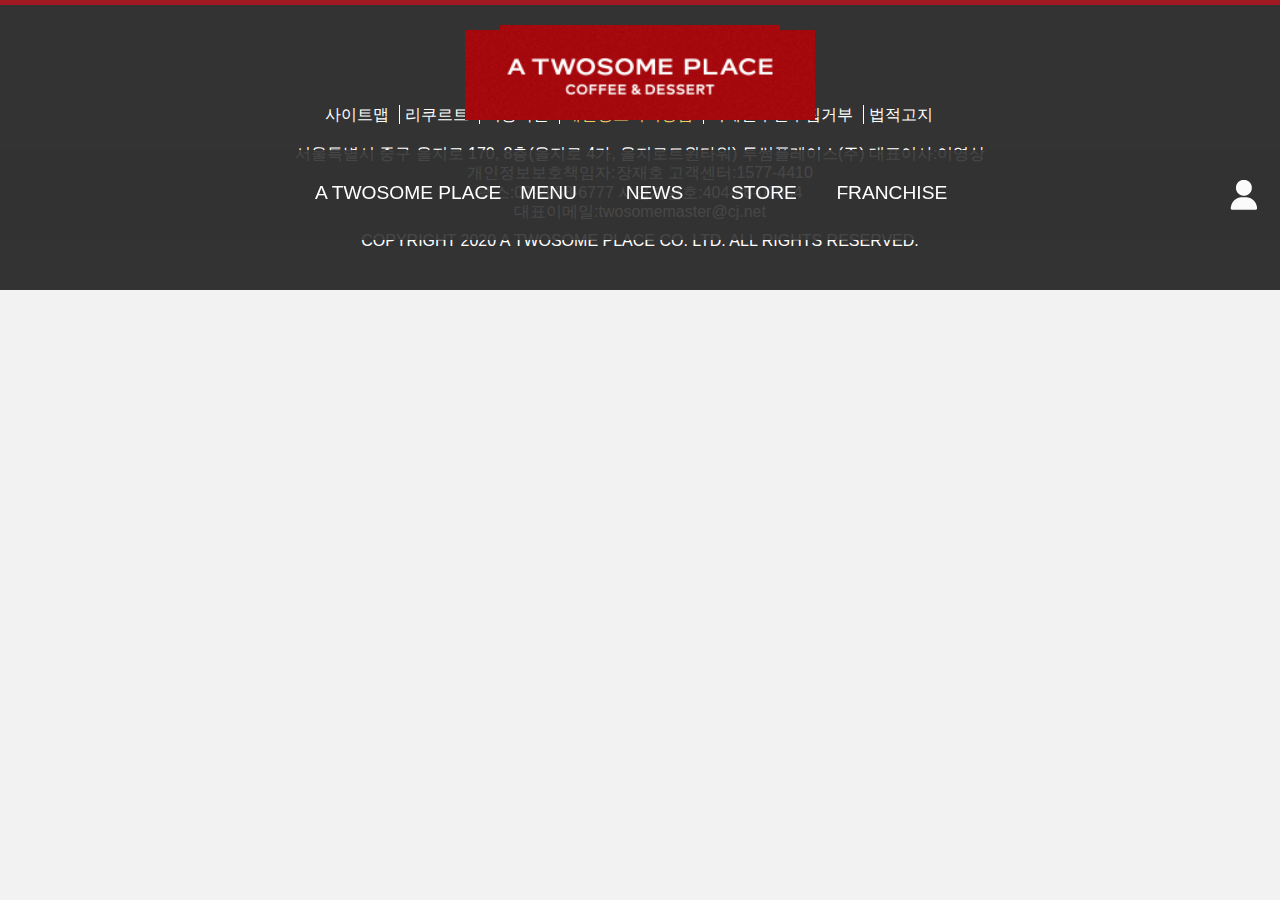
<file: html/news.html>
<!DOCTYPE html>
<!-- news.html -->
<html lang="ko-KR">
<head>
  <meta charset="UTF-8">
  <meta http-equiv="X-UA-Compatible" content="IE=edge">
  <meta name="viewport" content="width=device-width, user-scalable=yes, initial-scale=1.0, maximum-scale=3.0, minimum-scale=0.5">

  <link rel="stylesheet" href="../font/gyeonggi/stylesheet.css">
  <link rel="stylesheet" href="../css/base/reset.css">
  <link rel="stylesheet" href="../css/base/common.css">
  <link rel="stylesheet" href="../css/src/main.css">

  <link rel="stylesheet" href="../css/src/headBox.css">
  <link rel="stylesheet" href="../css/src/footBox.css">

  <!--[if IE]>
    <meta src="../ie/html5shiv/dist/html5shive.min.js">
    <meta src="../ie/pie/PIE.js">
    <meta src="../ie/respond/dist/respond.min.js">
  <![endif] -->
  <title>a twosome place</title>
</head>
<body>
  <!-- layout -->
  <div id="wrap">
    <!-- #headBox ============================================ -->

    <header id="headBox">
      <div class="container">
        <h1><a href="./main.html"><span class="hidden">logo</span></a></h1>
        
        <nav class="navBox">
          <h2 class="hidden">navigation 영역</h2>
          <!-- scroll시 logo생성위치 -->
          <a href="#" id="pull"><span class="hidden">menu</span></a>
          <div class="gnb">
            <h3 class="hidden">global navigation</h3>
            <ul class="menu clearfix">
              <li>
                <a class="drop" href="./brandstory.html">a twosome place</a>
                <ul>
                  <li><a href="./brandstory.html">브랜드 이야기</a></li>
                  <li><a href="#">커피 이야기</a></li>
                  <li><a href="#">디저트 이야기</a></li>
                </ul>
              </li>
              <li>
                <a class="drop" href="./menu.html">menu</a>
                <ul>
                  <li><a href="./menu.html">커피 &amp; 음료</a></li>
                  <li><a href="#">디저트</a></li>
                  <li><a href="#">델리</a></li>
                  <li><a href="#">md</a></li>
                </ul>
              </li>
              <li>
                <a class="drop" href="#">news</a>
                <ul>
                  <li><a href="./news.html">공지사항</a></li>
                  <li><a href="./event.html">이벤트</a></li>
                  <li><a href="#">app 소개</a></li>
                  <li><a href="#">소셜미디어</a></li>
                  <li><a href="#">케이크 클래스</a></li>
                </ul>
              </li>
              <li>
                <a class="drop" href="./store.html">store</a>
                <ul>
                  <li><a href="./store.html">매장안내</a></li>
                </ul>
              </li>
              <li>
                <a class="drop" href="./franchise.html">franchise</a>
              </li>
            </ul>
            <div class="unb"><a href="#"><h3 class="hidden">unb</h3></a></div>
          </div>
        </nav>
      </div>
    </header>
    <!-- //#headBox=========================================== -->




    <!-- #footBox ============================================ -->
    <footer id="footBox">
      <div class="foot_container">
        <h2 class="hidden">footer</h2>
        <div class="foot_area_01">
          <div class="foot_logo"><a href="./main.html"><span class="hidden">a twosome place</span></a></div>
          <!-- <div class="family_site_box">
            <div class="family_site"><span>family site</span></div>
            <button type="button" class="fnb_btn">ok</button>
          </div> -->
        </div>
        <div class="foot_area_02">
          <div class="fnb">
            <ul class="clearfix">
              <li><a href="#">사이트맵</a></li>
              <li><a href="#">리쿠르트</a></li>
              <li><a href="#">이용약관</a></li>
              <li><a href="#">개인정보처리방침</a></li>
              <li><a href="#">이메일무단수집거부</a></li>
              <li><a href="#">법적고지</a></li>
            </ul>
          </div>
          <div class="company_info">
            <address>
              서울특별시 중구 을지로 170, 8층(을지로 4가, 을지로트윈타워) 투썸플레이스(주)	대표이사:이영상	<br />개인정보보호책임자:장재호
              고객센터:1577-4410	<br />팩스:02-2058-6777	사업자번호:404-86-01054 <br />	대표이메일:twosomemaster@cj.net
            </address>
          </div>
          <div class="copyright">
            <p>copyright 2020 a twosome place co. ltd. all rights reserved.</p>
          </div>
        </div>
      </div>

    </footer>
    <!-- //#footBox=========================================== -->

    <!-- top button -->
    <div class="top_btn_area">
      <a href="#" id="top_btn"><span class="hidden">top</span></a>
    </div>
  </div>
  
  <!-- script -->
  <script src="../js/base/jquery-3.5.1.min.js"></script>
  <script src="../js/base/jquery-ui.min.js"></script>
  <script src="../js/src/headandtop.js"></script>
</body>
</html>
</file>
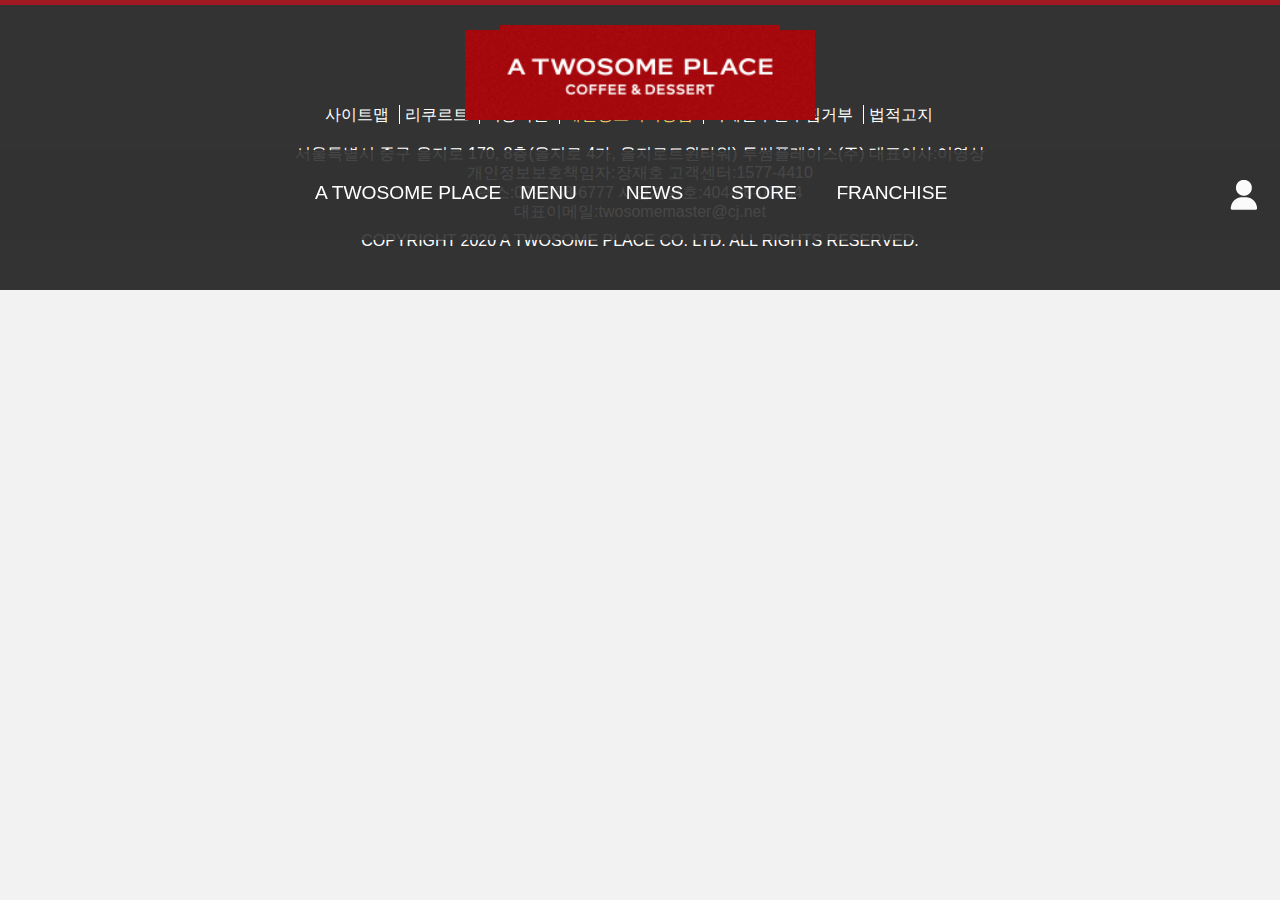
<file: html/store.html>
<!DOCTYPE html>
<!-- store.html -->
<html lang="ko-KR">
<head>
  <meta charset="UTF-8">
  <meta http-equiv="X-UA-Compatible" content="IE=edge">
  <meta name="viewport" content="width=device-width, user-scalable=yes, initial-scale=1.0, maximum-scale=3.0, minimum-scale=0.5">

  <link rel="stylesheet" href="../font/gyeonggi/stylesheet.css">
  <link rel="stylesheet" href="../css/base/reset.css">
  <link rel="stylesheet" href="../css/base/common.css">
  <link rel="stylesheet" href="../css/src/main.css">

  <link rel="stylesheet" href="../css/src/headBox.css">
  <link rel="stylesheet" href="../css/src/footBox.css">

  <!--[if IE]>
    <meta src="../ie/html5shiv/dist/html5shive.min.js">
    <meta src="../ie/pie/PIE.js">
    <meta src="../ie/respond/dist/respond.min.js">
  <![endif] -->
  <title>a twosome place</title>
</head>
<body>
  <!-- layout -->
  <div id="wrap">
    <!-- #headBox ============================================ -->

    <header id="headBox">
      <div class="container">
        <h1><a href="./main.html"><span class="hidden">logo</span></a></h1>
        
        <nav class="navBox">
          <h2 class="hidden">navigation 영역</h2>
          <!-- scroll시 logo생성위치 -->
          <a href="#" id="pull"><span class="hidden">menu</span></a>
          <div class="gnb">
            <h3 class="hidden">global navigation</h3>
            <ul class="menu clearfix">
              <li>
                <a class="drop" href="./brandstory.html">a twosome place</a>
                <ul>
                  <li><a href="./brandstory.html">브랜드 이야기</a></li>
                  <li><a href="#">커피 이야기</a></li>
                  <li><a href="#">디저트 이야기</a></li>
                </ul>
              </li>
              <li>
                <a class="drop" href="./menu.html">menu</a>
                <ul>
                  <li><a href="./menu.html">커피 &amp; 음료</a></li>
                  <li><a href="#">디저트</a></li>
                  <li><a href="#">델리</a></li>
                  <li><a href="#">md</a></li>
                </ul>
              </li>
              <li>
                <a class="drop" href="#">news</a>
                <ul>
                  <li><a href="./news.html">공지사항</a></li>
                  <li><a href="./event.html">이벤트</a></li>
                  <li><a href="#">app 소개</a></li>
                  <li><a href="#">소셜미디어</a></li>
                  <li><a href="#">케이크 클래스</a></li>
                </ul>
              </li>
              <li>
                <a class="drop" href="./store.html">store</a>
                <ul>
                  <li><a href="./store.html">매장안내</a></li>
                </ul>
              </li>
              <li>
                <a class="drop" href="./franchise.html">franchise</a>
              </li>
            </ul>
            <div class="unb"><a href="#"><h3 class="hidden">unb</h3></a></div>
          </div>
        </nav>
      </div>
    </header>
    <!-- //#headBox=========================================== -->


    <!-- #footBox ============================================ -->
    <footer id="footBox">
      <div class="foot_container">
        <h2 class="hidden">footer</h2>
        <div class="foot_area_01">
          <div class="foot_logo"><a href="./main.html"><span class="hidden">a twosome place</span></a></div>
          <!-- <div class="family_site_box">
            <div class="family_site"><span>family site</span></div>
            <button type="button" class="fnb_btn">ok</button>
          </div> -->
        </div>
        <div class="foot_area_02">
          <div class="fnb">
            <ul class="clearfix">
              <li><a href="#">사이트맵</a></li>
              <li><a href="#">리쿠르트</a></li>
              <li><a href="#">이용약관</a></li>
              <li><a href="#">개인정보처리방침</a></li>
              <li><a href="#">이메일무단수집거부</a></li>
              <li><a href="#">법적고지</a></li>
            </ul>
          </div>
          <div class="company_info">
            <address>
              서울특별시 중구 을지로 170, 8층(을지로 4가, 을지로트윈타워) 투썸플레이스(주)	대표이사:이영상	<br />개인정보보호책임자:장재호
              고객센터:1577-4410	<br />팩스:02-2058-6777	사업자번호:404-86-01054 <br />	대표이메일:twosomemaster@cj.net
            </address>
          </div>
          <div class="copyright">
            <p>copyright 2020 a twosome place co. ltd. all rights reserved.</p>
          </div>
        </div>
      </div>

    </footer>
    <!-- //#footBox=========================================== -->

    <!-- top button -->
    <div class="top_btn_area">
      <a href="#" id="top_btn"><span class="hidden">top</span></a>
    </div>
  </div>
  
  <!-- script -->
  <script src="../js/base/jquery-3.5.1.min.js"></script>
  <script src="../js/base/jquery-ui.min.js"></script>
  <script src="../js/src/headandtop.js"></script>
</body>
</html>
</file>
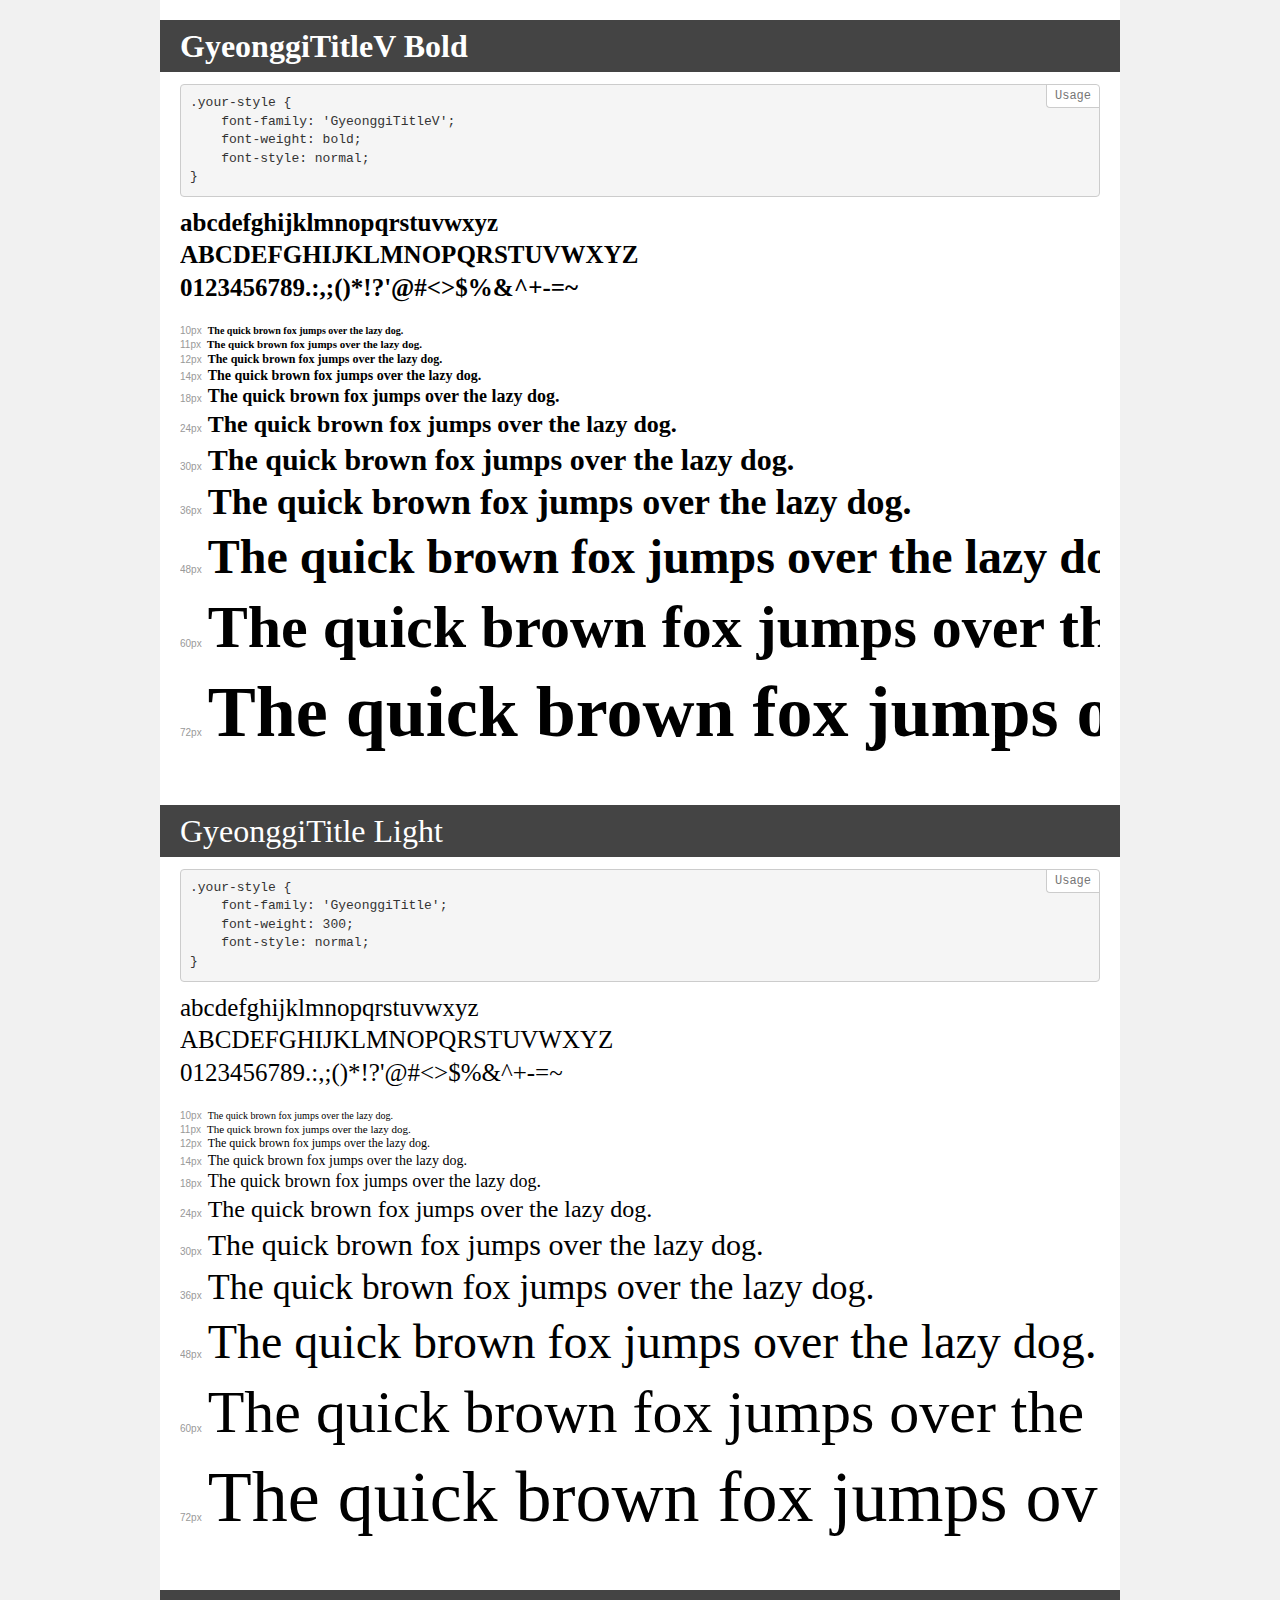
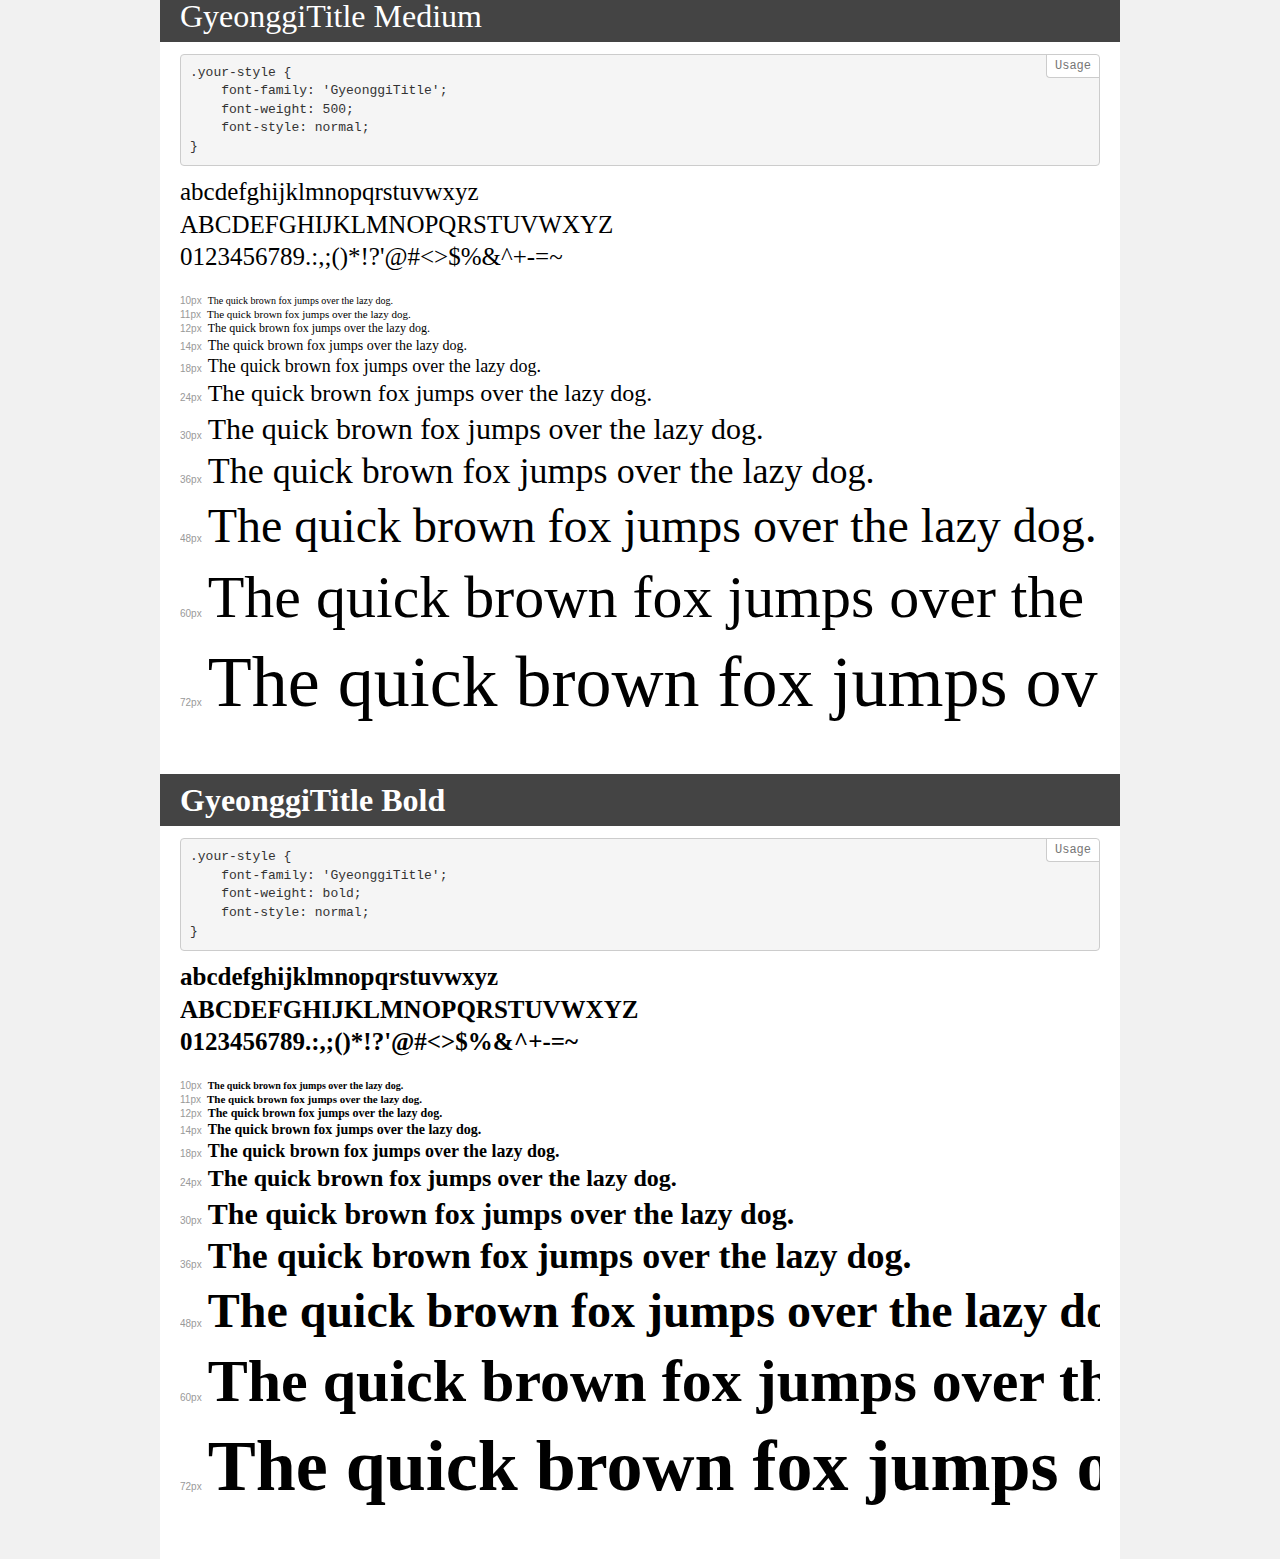
<file: font/gyeonggi/demo.html>
<!DOCTYPE html>
<html>
<head>
    <meta charset="utf-8">
    <meta http-equiv="X-UA-Compatible" content="IE=edge">
    <meta name="viewport" content="width=device-width, initial-scale=1">
    <meta name="robots" content="noindex, noarchive">
    <meta name="format-detection" content="telephone=no">
    <title>Transfonter demo</title>
    <link href="stylesheet.css" rel="stylesheet">
    <style>
        /*
        http://meyerweb.com/eric/tools/css/reset/
        v2.0 | 20110126
        License: none (public domain)
        */
        html, body, div, span, applet, object, iframe,
        h1, h2, h3, h4, h5, h6, p, blockquote, pre,
        a, abbr, acronym, address, big, cite, code,
        del, dfn, em, img, ins, kbd, q, s, samp,
        small, strike, strong, sub, sup, tt, var,
        b, u, i, center,
        dl, dt, dd, ol, ul, li,
        fieldset, form, label, legend,
        table, caption, tbody, tfoot, thead, tr, th, td,
        article, aside, canvas, details, embed,
        figure, figcaption, footer, header, hgroup,
        menu, nav, output, ruby, section, summary,
        time, mark, audio, video {
            margin: 0;
            padding: 0;
            border: 0;
            font-size: 100%;
            font: inherit;
            vertical-align: baseline;
        }
        /* HTML5 display-role reset for older browsers */
        article, aside, details, figcaption, figure,
        footer, header, hgroup, menu, nav, section {
            display: block;
        }
        body {
            line-height: 1;
        }
        ol, ul {
            list-style: none;
        }
        blockquote, q {
            quotes: none;
        }
        blockquote:before, blockquote:after,
        q:before, q:after {
            content: '';
            content: none;
        }
        table {
            border-collapse: collapse;
            border-spacing: 0;
        }
        /* common styles */
        body {
            background: #f1f1f1;
            color: #000;
        }
        .page {
            background: #fff;
            width: 920px;
            margin: 0 auto;
            padding: 20px 20px 0 20px;
            overflow: hidden;
        }
        .font-container {
            overflow-x: auto;
            overflow-y: hidden;
            margin-bottom: 40px;
            line-height: 1.3;
            white-space: nowrap;
            padding-bottom: 5px;
        }
        h1 {
            position: relative;
            background: #444;
            font-size: 32px;
            color: #fff;
            padding: 10px 20px;
            margin: 0 -20px 12px -20px;
        }
        .letters {
            font-size: 25px;
            margin-bottom: 20px;
        }
        .s10:before {
            content: '10px';
        }
        .s11:before {
            content: '11px';
        }
        .s12:before {
            content: '12px';
        }
        .s14:before {
            content: '14px';
        }
        .s18:before {
            content: '18px';
        }
        .s24:before {
            content: '24px';
        }
        .s30:before {
            content: '30px';
        }
        .s36:before {
            content: '36px';
        }
        .s48:before {
            content: '48px';
        }
        .s60:before {
            content: '60px';
        }
        .s72:before {
            content: '72px';
        }
        .s10:before, .s11:before, .s12:before, .s14:before,
        .s18:before, .s24:before, .s30:before, .s36:before,
        .s48:before, .s60:before, .s72:before {
            font-family: Arial, sans-serif;
            font-size: 10px;
            font-weight: normal;
            font-style: normal;
            color: #999;
            padding-right: 6px;
        }
        pre {
            display: block;
            position: relative;
            padding: 9px;
            margin: 0 0 10px;
            font-family: Monaco, Menlo, Consolas, "Courier New", monospace !important;
            font-size: 13px;
            line-height: 1.428571429;
            color: #333;
            font-weight: normal !important;
            font-style: normal !important;
            background-color: #f5f5f5;
            border: 1px solid #ccc;
            overflow-x: auto;
            border-radius: 4px;
        }
        pre:after {
            display: block;
            position: absolute;
            right: 0;
            top: 0;
            content: 'Usage';
            line-height: 1;
            padding: 5px 8px;
            font-size: 12px;
            color: #767676;
            background-color: #fff;
            border: 1px solid #ccc;
            border-right: none;
            border-top: none;
            border-radius: 0 4px 0 4px;
            z-index: 10;
        }
        /* responsive */
        @media (max-width: 959px) {
            .page {
                width: auto;
                margin: 0;
            }
        }
    </style>
</head>
<body>
<div class="page">
    <div class="demo" style="font-family: 'GyeonggiTitleV'; font-weight: bold; font-style: normal;">
        <h1>GyeonggiTitleV Bold</h1>
        <pre>.your-style {
    font-family: 'GyeonggiTitleV';
    font-weight: bold;
    font-style: normal;
}</pre>
        <div class="font-container">
            <p class="letters">
                abcdefghijklmnopqrstuvwxyz<br>
ABCDEFGHIJKLMNOPQRSTUVWXYZ<br>
                0123456789.:,;()*!?'@#<>$%&^+-=~
            </p>
            <p class="s10" style="font-size: 10px;">The quick brown fox jumps over the lazy dog.</p>
            <p class="s11" style="font-size: 11px;">The quick brown fox jumps over the lazy dog.</p>
            <p class="s12" style="font-size: 12px;">The quick brown fox jumps over the lazy dog.</p>
            <p class="s14" style="font-size: 14px;">The quick brown fox jumps over the lazy dog.</p>
            <p class="s18" style="font-size: 18px;">The quick brown fox jumps over the lazy dog.</p>
            <p class="s24" style="font-size: 24px;">The quick brown fox jumps over the lazy dog.</p>
            <p class="s30" style="font-size: 30px;">The quick brown fox jumps over the lazy dog.</p>
            <p class="s36" style="font-size: 36px;">The quick brown fox jumps over the lazy dog.</p>
            <p class="s48" style="font-size: 48px;">The quick brown fox jumps over the lazy dog.</p>
            <p class="s60" style="font-size: 60px;">The quick brown fox jumps over the lazy dog.</p>
            <p class="s72" style="font-size: 72px;">The quick brown fox jumps over the lazy dog.</p>
        </div>
    </div>
    <div class="demo" style="font-family: 'GyeonggiTitle'; font-weight: 300; font-style: normal;">
        <h1>GyeonggiTitle Light</h1>
        <pre>.your-style {
    font-family: 'GyeonggiTitle';
    font-weight: 300;
    font-style: normal;
}</pre>
        <div class="font-container">
            <p class="letters">
                abcdefghijklmnopqrstuvwxyz<br>
ABCDEFGHIJKLMNOPQRSTUVWXYZ<br>
                0123456789.:,;()*!?'@#<>$%&^+-=~
            </p>
            <p class="s10" style="font-size: 10px;">The quick brown fox jumps over the lazy dog.</p>
            <p class="s11" style="font-size: 11px;">The quick brown fox jumps over the lazy dog.</p>
            <p class="s12" style="font-size: 12px;">The quick brown fox jumps over the lazy dog.</p>
            <p class="s14" style="font-size: 14px;">The quick brown fox jumps over the lazy dog.</p>
            <p class="s18" style="font-size: 18px;">The quick brown fox jumps over the lazy dog.</p>
            <p class="s24" style="font-size: 24px;">The quick brown fox jumps over the lazy dog.</p>
            <p class="s30" style="font-size: 30px;">The quick brown fox jumps over the lazy dog.</p>
            <p class="s36" style="font-size: 36px;">The quick brown fox jumps over the lazy dog.</p>
            <p class="s48" style="font-size: 48px;">The quick brown fox jumps over the lazy dog.</p>
            <p class="s60" style="font-size: 60px;">The quick brown fox jumps over the lazy dog.</p>
            <p class="s72" style="font-size: 72px;">The quick brown fox jumps over the lazy dog.</p>
        </div>
    </div>
    <div class="demo" style="font-family: 'GyeonggiTitle'; font-weight: 500; font-style: normal;">
        <h1>GyeonggiTitle Medium</h1>
        <pre>.your-style {
    font-family: 'GyeonggiTitle';
    font-weight: 500;
    font-style: normal;
}</pre>
        <div class="font-container">
            <p class="letters">
                abcdefghijklmnopqrstuvwxyz<br>
ABCDEFGHIJKLMNOPQRSTUVWXYZ<br>
                0123456789.:,;()*!?'@#<>$%&^+-=~
            </p>
            <p class="s10" style="font-size: 10px;">The quick brown fox jumps over the lazy dog.</p>
            <p class="s11" style="font-size: 11px;">The quick brown fox jumps over the lazy dog.</p>
            <p class="s12" style="font-size: 12px;">The quick brown fox jumps over the lazy dog.</p>
            <p class="s14" style="font-size: 14px;">The quick brown fox jumps over the lazy dog.</p>
            <p class="s18" style="font-size: 18px;">The quick brown fox jumps over the lazy dog.</p>
            <p class="s24" style="font-size: 24px;">The quick brown fox jumps over the lazy dog.</p>
            <p class="s30" style="font-size: 30px;">The quick brown fox jumps over the lazy dog.</p>
            <p class="s36" style="font-size: 36px;">The quick brown fox jumps over the lazy dog.</p>
            <p class="s48" style="font-size: 48px;">The quick brown fox jumps over the lazy dog.</p>
            <p class="s60" style="font-size: 60px;">The quick brown fox jumps over the lazy dog.</p>
            <p class="s72" style="font-size: 72px;">The quick brown fox jumps over the lazy dog.</p>
        </div>
    </div>
    <div class="demo" style="font-family: 'GyeonggiTitle'; font-weight: bold; font-style: normal;">
        <h1>GyeonggiTitle Bold</h1>
        <pre>.your-style {
    font-family: 'GyeonggiTitle';
    font-weight: bold;
    font-style: normal;
}</pre>
        <div class="font-container">
            <p class="letters">
                abcdefghijklmnopqrstuvwxyz<br>
ABCDEFGHIJKLMNOPQRSTUVWXYZ<br>
                0123456789.:,;()*!?'@#<>$%&^+-=~
            </p>
            <p class="s10" style="font-size: 10px;">The quick brown fox jumps over the lazy dog.</p>
            <p class="s11" style="font-size: 11px;">The quick brown fox jumps over the lazy dog.</p>
            <p class="s12" style="font-size: 12px;">The quick brown fox jumps over the lazy dog.</p>
            <p class="s14" style="font-size: 14px;">The quick brown fox jumps over the lazy dog.</p>
            <p class="s18" style="font-size: 18px;">The quick brown fox jumps over the lazy dog.</p>
            <p class="s24" style="font-size: 24px;">The quick brown fox jumps over the lazy dog.</p>
            <p class="s30" style="font-size: 30px;">The quick brown fox jumps over the lazy dog.</p>
            <p class="s36" style="font-size: 36px;">The quick brown fox jumps over the lazy dog.</p>
            <p class="s48" style="font-size: 48px;">The quick brown fox jumps over the lazy dog.</p>
            <p class="s60" style="font-size: 60px;">The quick brown fox jumps over the lazy dog.</p>
            <p class="s72" style="font-size: 72px;">The quick brown fox jumps over the lazy dog.</p>
        </div>
    </div>
</div>
</body>
</html>
</file>
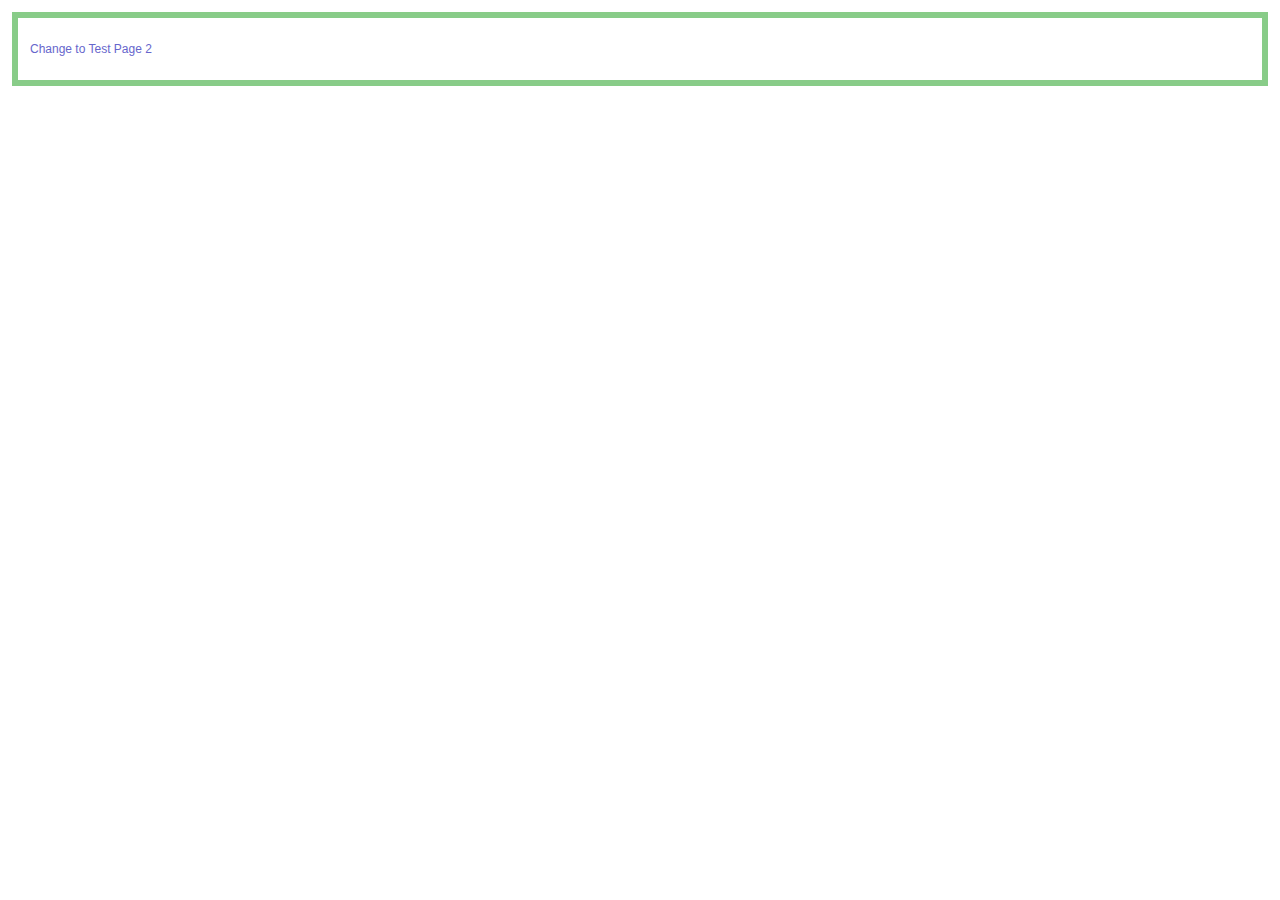
<file: ie/html5shiv/test/iframe.1-1.html>
<!doctype html>
<html>
	<head>
		<meta charset="utf-8">
		<title>Test 1</title>
		<link rel="stylesheet" href="style.css">
		<script src="../src/html5shiv-printshiv.js"></script>
	</head>
	<body>
		<section>
			<p><a href="iframe.1-2.html">Change to Test Page 2</a></p>
		</section>
	</body>
</html>
</file>
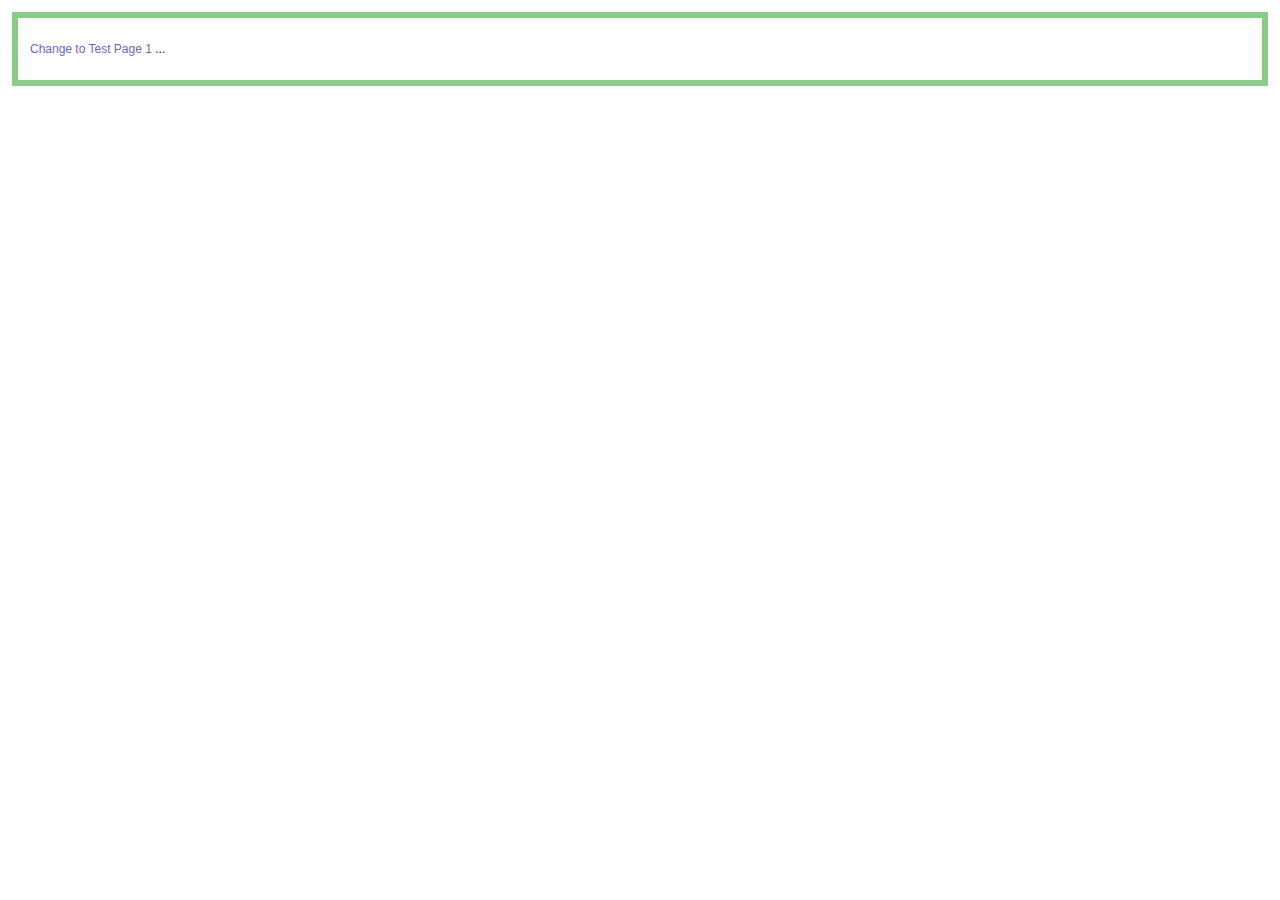
<file: ie/html5shiv/test/iframe.1-2.html>
<!doctype html>
<html>
	<head>
		<meta charset="utf-8">
		<title>Test 2</title>
		<link rel="stylesheet" href="style.css">
		<script src="../src/html5shiv-printshiv.js"></script>
	<body>
		<section>
			<p><a href="iframe.1-1.html">Change to Test Page 1</a> <span contenteditable>...</span></p>
		</section>
	</body>
</html>
</file>
<file: ie/html5shiv/test/style.css>
@import url(style.all.css);
@import url(style.print.css);
</file>
<file: ie/respond/test/unit/test.css>
.launcher #qunit-testrunner-toolbar,
.launcher #qunit-userAgent,
.launcher #qunit-tests,
.launcher #qunit-testresult {
	display: none;
}
.launcher #launcher {

	font: 1.5em/1 bold Helvetica, sans-serif;
}

#testelem {
	width: 50px;
	overflow: hidden;
	display: block;
}

/* a style like this should never apply in IE. If it does, tests will fail */
@media screen and (view-mode: minimized) {
	#testelem {
		width: 10px !important;
	}
}

/*styles for 480px and up - media type purposely left out here to test that in the process */
@media (min-width: 480px) {
	#testelem {
		width: 150px;
	}
	#testelem[class=foo] {
		height: 200px;
	}
}

/*styles for 500px and under*/
@media screen and (max-width: 460px) {
	#testelem {
		height: 150px;
	}
}

/* testing em unit support - 33em should be 528px and 35em should be 560px in IE with default font settings */
@media screen and (min-width: 33em) and (max-width: 38em) {
	#testelem {
		width: 75px;
	}
}



/*styles for 620px and up */
@media only screen and (min-width: 620px) {
	#testelem {
		width: 250px;
	}
}


/*styles for 760px and up */
@media only print, only screen and (min-width: 760px) {
	#testelem {
		width: 350px;
	}
}


/*styles for print that shouldn't apply */
@media only print and (min-width: 800px) {
	#testelem {
		width: 500px;
	}
}
</file>
<file: ie/respond/test/unit/test2.css>
/* this stylesheet was referenced via a link that had a media attr defined
it should only apply on window > 950px */
#testelem {
	width: 16px;
}
</file>
<file: ie/respond/test/unit/test3.css>
/* this stylesheet was referenced via a link that had a media attr defined
it should only apply on screen > 87.5em (1400px) */
#testelem {
	width: 25px;
}
</file>
<file: font/gyeonggi/stylesheet.css>
@font-face {
    font-family: 'gt';
    src: url('hinted-GyeonggiTitleV.eot');
    src: local('GyeonggiTitleV Bold'), local('GyeonggiTitleV'),
        url('hinted-GyeonggiTitleV.eot?#iefix') format('embedded-opentype'),
        url('hinted-GyeonggiTitleV.woff2') format('woff2'),
        url('hinted-GyeonggiTitleV.woff') format('woff'),
        url('hinted-GyeonggiTitleV.svg#GyeonggiTitleV') format('svg');
    font-weight: 600;
    font-style: normal;
}

@font-face {
    font-family: 'gt';
    src: url('hinted-GyeonggiTitleL.eot');
    src: local('GyeonggiTitle Light'), local('GyeonggiTitleL'),
        url('hinted-GyeonggiTitleL.eot?#iefix') format('embedded-opentype'),
        url('hinted-GyeonggiTitleL.woff2') format('woff2'),
        url('hinted-GyeonggiTitleL.woff') format('woff'),
        url('hinted-GyeonggiTitleL.svg#GyeonggiTitleL') format('svg');
    font-weight: 200;
    font-style: normal;
}

@font-face {
    font-family: 'gt';
    src: url('hinted-GyeonggiTitleM.eot');
    src: local('GyeonggiTitle Medium'), local('GyeonggiTitleM'),
        url('hinted-GyeonggiTitleM.eot?#iefix') format('embedded-opentype'),
        url('hinted-GyeonggiTitleM.woff2') format('woff2'),
        url('hinted-GyeonggiTitleM.woff') format('woff'),
        url('hinted-GyeonggiTitleM.svg#GyeonggiTitleM') format('svg');
    font-weight: 400;
    font-style: normal;
}

@font-face {
    font-family: 'gt';
    src: url('hinted-GyeonggiTitleB.eot');
    src: local('GyeonggiTitle Bold'), local('GyeonggiTitleB'),
        url('hinted-GyeonggiTitleB.eot?#iefix') format('embedded-opentype'),
        url('hinted-GyeonggiTitleB.woff2') format('woff2'),
        url('hinted-GyeonggiTitleB.woff') format('woff'),
        url('hinted-GyeonggiTitleB.svg#GyeonggiTitleB') format('svg');
    font-weight: 900;
    font-style: normal;
}
</file>
<file: css/base/common.css>
@charset "utf-8";
/* common.css */

.hidden_wrap a>span, .hidden_wrap button>span,
.hidden{display:block; position:absolute; z-index:-1; width:0; height:0; overflow:hidden;}

.clearfix:after, .clearfix::after{content:" "; display:block; clear:both;}
.clearfix > li:first-child,
.clearfix > div:first-child{margin-left: 0;}



.full a{display: block; width: 100%; height: 100%; background-repeat: no-repeat; background-position: 0 0;}
.full a>span{display:block; position: absolute; z-index: 0; width: 0; height: 0; overflow: hidden;}

.table_style thead{background-color: #acf;}
.table_style tfoot{background-color: #ccc;}
.table_style table{border-left:0; border-right:0;}
.table_style tr>th:first-child,
.table_style tr>td:first-child{border-left:0;}

.table_style tr>th:last-child,
.table_style tr>td:last-child{border-right:0;}
</file>
<file: css/src/brandstory.css>
@charset "utf-8";
/* brandstory.css */

@import url('../device/brand/brand_base.css');
@import url('../device/brand/brand_mob_v.css');
@import url('../device/brand/brand_mob_h.css');
@import url('../device/brand/brand_tab.css');
@import url('../device/brand/brand_pc.css');
@import url('../device/brand/brand_pcfull.css');


/* brand_base.css brand_mob_v.css brand_mob_h.css brand_tab.css brand_pc.css brand_pcfull.css */
</file>
<file: css/src/headBox.css>
/* headBox.css */

/* base - #headBox ==================================================== */
#headBox{
  /* 임시 position 아래로 스크롤 시 h1 사라지고 navBox 상단고정으로 변경함 */
  position: fixed; z-index: 1000; top: 0; left: 0;
  width: 100%; height: 240px;
  background-color: transparent;
}
.container{
  width: auto; height: auto;
   box-sizing: border-box;
}
h1{
  /* display: none; */
  width: 350px; height: 90px; margin: auto;
  margin-top: 30px;
  margin-bottom: 30px;
}
h1 >a{
  display: block;
  width: 100%; height: 100%;  
  background-image: url('../../img/1x/h1_logo_01.png');
  background-repeat: no-repeat;
  background-position: 50% 55%;
  background-size: 100%;
}
.navBox{
  margin: auto;
  background-color: rgba(50, 50, 50, 0.9);
  font-size: 1.2rem;
}
.gnb{
  position: relative; left: 0; right: 0; 
  /* float: left; */
  width: auto; height: auto;
  max-width: 1440px;
  margin: auto;
}
.menu a{display: block; width: 100%; height: 100%;}
.nav_logo{width: 100px; height: 100px;}

.gnb > ul > li > ul > li:hover, 
.gnb > ul > li > ul > li:focus{text-decoration: underline;}

#pull{
  display:none; 
  position: absolute; z-index: 1300;
  top: 30px; left: 10px; 
  width: 30px; height: 30px; 
  border-radius: 5px; 
  background-image: url('../../img/1x/pull_icon.png');
  background-position: 50% 50%;
  background-repeat: no-repeat;
}
#pull.action{
  background-image: url('../../img/1x/pull_close_icon.png');
  background-position: 50% 50%;
  background-repeat: no-repeat;
}

.unb{
  position:absolute; top:0; right:10px; 
  width: 30px; height: 30px; 
}
.unb a{
  display:block; width: 100%; height: 100%;
  background-image: url('../../img/1x/unb_icon.png');
  background-repeat: no-repeat;
}

/* base - //#headBox =================================================== */

/* desigh data : 320px */
@media screen and (max-width: 639px){
  /* #headBox ==================================================== */
  #headBox{
    height: auto;
  }
  .navBox{
    position: fixed; top: 0px; left: 0; z-index: 1000;
    width: 100%; height: 90px;color: #fff;
  }

  h1{position:fixed; top: 25px; left:0; right:0; z-index: 2000; width: 170px; height: 40px; margin-top: 0;}

  .container{padding:0;}
  .gnb{position: fixed; top: 0; left: 0; width:100%; height:auto; text-transform: uppercase;}

  .menu{margin-top: 90px; padding:10px; box-sizing: border-box; width:100%; height: auto; background-color: #333; border-top: 5px solid #a11923;}

  .menu ul {
    width: auto; height: auto;
    padding: 0 1000em; /* trick from css-tricks comments */
    margin: 0 -1000em; /* trick from css-tricks comments */
    padding-top: 20px;
    z-index: 101;
    overflow: hidden;
    display: none;
    background-color: #333;
  }  
  
  .menu li>ul>li{
    padding: 10px 50px; box-sizing: border-box;
  }
  .menu > li{padding: 10px 0px 10px; box-sizing: border-box;}
  .menu li {
    padding-left: 30px; box-sizing: border-box;
  }
  .menu li:hover .drop {
    font-weight: bold;
    border-bottom: 3px solid #a11923;
  }

  .menu li:hover > ul {display: block;}

  #pull {display: block;}
  /* #pull:hover+.gnb .menu,
  #pull:focus+.gnb .menu{display: block;} */

  .unb{ top: 30px; right: 20px;}

  /* //#headBox =================================================== */

/* @media end */
}

/* design data : 640px */
@media screen and (min-width: 640px) and (max-width: 1023px){

  /* #headBox ==================================================== */
  #headBox{
    height: auto;
  }
  .navBox{
    position: fixed; top: 0px; left: 0; z-index: 1000;
    width: 100%; height: 90px;color: #fff;
  }

  h1{position:fixed; top: 25px; left:0; right:0; z-index: 2000; width: 170px; height: 40px; margin-top: 0;}
  h1 > a{
    background-image: url('../../img/1x/h1_logo_01.png');
  }

  .container{padding:0;}
  .gnb{position: fixed; top: 0; left: 0; width:100%; height:auto; text-transform: uppercase;}

  .menu{margin-top: 90px; padding:10px; box-sizing: border-box; width:100%; height: auto; background-color: #333; border-top: 5px solid #a11923;}

  .menu ul {
    width: auto; height: auto;
    padding: 0 1000em; /* trick from css-tricks comments */
    margin: 0 -1000em; /* trick from css-tricks comments */
    padding-top: 20px;
    z-index: 101;
    overflow: hidden;
    display: none;
    background-color: #333;
  }  
  .menu li>ul>li{
    padding: 10px 50px; box-sizing: border-box;
  }
  .menu > li{padding: 10px 0px 10px; box-sizing: border-box;}
  .menu li {
    padding-left: 30px; box-sizing: border-box;
  }
  .menu li:hover .drop {
    font-weight: bold;
    border-bottom: 3px solid #a11923;
  }
  .menu li:hover > ul {display: block;}

  #pull {display: block;}
  /* #pull:hover+.gnb .menu,
  #pull:focus+.gnb .menu{display: block;} */

  .unb{ top: 30px; right: 20px;}

  /* //#headBox =================================================== */

/* @media end */
}

/* design data : 1024px */
@media screen and (min-width: 1024px) and (max-width: 1439px){

  /* #headBox ==================================================== */
  .navBox{
    position: relative;
    width: 100%; height: 90px;
    padding: 10px; box-sizing: border-box;
    color: #fff;
  }
  .pull_logo{
    display: none;
    position: fixed; top: 0; left: 0; z-index: 1500;
    width:280px; height:96px;
    background-image: url('../../img/1x/h1_logo_01.png');
    background-repeat: no-repeat;
    background-position: 50% 50%;
    background-size: 120%;
  }
  .pull_logo a{display: block; width: 100%; height: 100%;}

  .gnb {background: transparent; text-transform: uppercase;}
  .menu { margin:auto; margin-top: 20px; width: 650px; }
  .gnb > ul > li { 
    display: inline-block; 
    position: relative; 
    width: 90px; height: 30px;
    padding: 3px 10px 3px 0;
    z-index: 100;
  }
  .gnb > ul > li:first-child{width: 190px;}
  .gnb > ul > li:nth-child(5){width: 110px;}

  /* SECOND LEVEL */
  .gnb > ul > li > ul {
    position: absolute; z-index: 1000;
    left: 0;
    top: 100%;
    width: auto; height: 200px;
    padding: 0 1000em; /* trick from css-tricks comments */
    margin: 0 -1000em; /* trick from css-tricks comments */
    padding-top: 20px;
    z-index: 101;
    overflow: hidden;
    display: none;
    font-size: 1rem;
    background-color: #333;
    border-top: 5px solid #a11923;
  }
  .menu > li>a:focus,
  .menu > li:hover .drop {
    font-weight: bold;
  }
  .menu>li>a:focus,
  .menu>li:hover ul {
    display: block;
  }
  .gnb > ul > li > ul > li {
    width: auto; height: 30px;
    padding: 3px 0;
    font-weight: lighter;
  }
  /* //#headBox =================================================== */

/* @media end */
}

/* design data : 1440px */
@media screen and (min-width: 1440px){
  .navBox{
    position: relative;
    width: 100%; height: 90px;
    padding: 10px; box-sizing: border-box;
    color: #fff;
  }
  .pull_logo{
    display: none;
    position: fixed; top: 0; left: 2%; z-index: 1500;
    width:280px; height:96px;
    background-image: url('../../img/1x/h1_logo_01.png');
    background-repeat: no-repeat;
    background-position: 50% 50%;
    background-size: 120%;
  }
  .pull_logo a{display: block; width: 100%; height: 100%;}

  .gnb {background: transparent; text-transform: uppercase;}
  .menu { margin:auto; margin-top: 20px; width: 650px; }
  .gnb > ul > li { 
    display: inline-block; 
    position: relative; 
    width: 90px; height: 30px;
    padding: 3px 10px 3px 0;
    z-index: 100;
  }
  .gnb > ul > li:first-child{width: 190px;}
  .gnb > ul > li:nth-child(5){width: 110px;}

  /* SECOND LEVEL */
  .gnb > ul > li > ul {
    position: absolute; z-index: 1000;
    left: 0;
    top: 100%;
    width: auto; height: 200px;
    padding: 0 1000em; /* trick from css-tricks comments */
    margin: 0 -1000em; /* trick from css-tricks comments */
    padding-top: 20px;
    z-index: 101;
    overflow: hidden;
    display: none;
    font-size: 1rem;
    background-color: #333;
    border-top: 5px solid #a11923;
  }
  .menu > li>a:focus,
  .menu > li:hover .drop {
    font-weight: bold;
  }
  .menu>li>a:focus,
  .menu>li:hover ul {
    display: block;
  }
  .gnb > ul > li > ul > li {
    width: auto; height: 30px;
    padding: 3px 0;
    font-weight: lighter;
  }
  
/* @media end */
}
</file>
<file: css/src/footBox.css>
/* footBox.css */

/* base - #footBox ===================================================== */
/* desigh data : 1024px, 1440px, 1920px */
#footBox{
  width: 100%; height: auto;
  background-color: #333;
  border-top: 5px solid #a11923;
}
.foot_container{
  width: 100%; height: auto;
  max-width: 1440px; margin: auto;
  padding: 20px; box-sizing: border-box;
}
.foot_area_01{
  width: 100%; height: auto;
}
.foot_logo{
  width: 280px; height: 60px;
  margin: auto;
  background-image: url('../../img/1x/h1_logo_01.png');
  background-repeat: no-repeat;
  background-position: 50% 55%;
  background-size: 100%; 
}
.foot_logo a{display: block; width: 100%; height: 100%;}
.family_site_box{float:right; width: 220px; height: 60px; margin-top: -50px; }
.family_site{float:left; width: 150px; height: 30px; margin-right:5px; padding-left: 10px; box-sizing: border-box; background-color: #333; border: 1px solid #fcfcfc; color: #fcfcfc; line-height: 30px;}
.fnb_btn{float: left; width: 30px; height: 30px; background-color: #555; border: 1px solid #fcfcfc; color: #fcfcfc;}

.foot_area_02{
  width: 100%; height: auto;
  color: #fff;
  text-align: center;
  padding: 20px; box-sizing: border-box; 
  font-weight: lighter;
}
.fnb{display:block; width: 630px; height: auto; margin: auto; margin-bottom: 20px;}
.fnb>ul>li{float: left; width: auto; height: auto; margin-right:5px; padding-right:10px; box-sizing: border-box; border-right: 1px solid #fff;}
.fnb>ul>li:last-child{border-right: 0;}
.fnb>ul>li:nth-child(4){color: #FCC762;}
.company_info{display:block; width: 700px; height: auto; margin: auto; 
 }
.copyright{margin-top:10px; text-transform: uppercase;}

.top_btn_area{
  position: fixed; z-index: 1000;
  bottom: 50px; right: 50px;
  width: 60px; height: 60px;
}
#top_btn{
  display: block;
  width: 100%; height: 100%;
  background-image: url('../../img/1x/top_btn.png');
}
/* base - //#footBox =================================================== */

/* desigh data : 320px */
@media screen and (max-width: 639px){

  /* #footBox ==================================================== */
  #footBox{
    height: 390px;
  }
  .foot_logo{
    width: 170px; height: 40px;
  }
  .family_site_box{display: none;}
  .fnb{width: 100%; font-size: 0.8rem;}
  .company_info{width: 100%; font-size: 0.8rem;}
  /* //#footBox =================================================== */

/* @media end*/
}

/* design data : 640px */
@media screen and (min-width: 640px) and (max-width: 1023px){

  /* #footBox ==================================================== */
  #footBox{
    height: 300px;
  }
  .foot_logo{
    width: 170px; height: 40px;
  }
  .family_site_box{display: none;}
  .fnb{width: 560px; font-size: 0.8rem;}
  .company_info{width: 560px;}
  /* //#footBox =================================================== */

/* @media end*/
}
</file>
<file: css/src/event.css>
@charset "utf-8";
/* event.css */

@import url('../device/event/event_base.css');
@import url('../device/event/event_mob_v.css');
@import url('../device/event/event_mob_h.css');
@import url('../device/event/event_tab.css');
@import url('../device/event/event_pc.css');
@import url('../device/event/event_pcfull.css');
</file>
<file: css/src/franchise.css>
@charset "utf-8";
/* franchise.css */

@import url('../device/franchise/fran_base.css');
@import url('../device/franchise/fran_mob_v.css');
@import url('../device/franchise/fran_mob_h.css');
@import url('../device/franchise/fran_tab.css');
@import url('../device/franchise/fran_pc.css');
@import url('../device/franchise/fran_pcfull.css');
</file>
<file: css/src/menu.css>
@charset "utf-8";
/* menu.css */

@import url('../device/menu/menu_base.css');
@import url('../device/menu/menu_mob_v.css');
@import url('../device/menu/menu_mob_h.css');
@import url('../device/menu/menu_tab.css');
@import url('../device/menu/menu_pc.css');
@import url('../device/menu/menu_pcfull.css');
</file>
<file: css/src/main.css>
@charset "utf-8";
/* main.css */

@import url('../device/main/ts_base.css');
@import url('../device/main/ts_mob_v.css');
@import url('../device/main/ts_mob_h.css');
@import url('../device/main/ts_tab.css');
@import url('../device/main/ts_pc.css');
@import url('../device/main/ts_pcfull.css');


/* ts_base.css ts_mob_v.css ts_mob_h.css ts_tab.css ts_pc.css ts_pcfull.css */
</file>
<file: ie/respond/test/unit/qunit/qunit.css>
/**
 * QUnit v1.3.0pre - A JavaScript Unit Testing Framework
 *
 * http://docs.jquery.com/QUnit
 *
 * Copyright (c) 2011 John Resig, Jörn Zaefferer
 * Dual licensed under the MIT (MIT-LICENSE.txt)
 * or GPL (GPL-LICENSE.txt) licenses.
 */

/** Font Family and Sizes */

#qunit-tests, #qunit-header, #qunit-banner, #qunit-testrunner-toolbar, #qunit-userAgent, #qunit-testresult {
	font-family: "Helvetica Neue Light", "HelveticaNeue-Light", "Helvetica Neue", Calibri, Helvetica, Arial, sans-serif;
}

#qunit-testrunner-toolbar, #qunit-userAgent, #qunit-testresult, #qunit-tests li { font-size: small; }
#qunit-tests { font-size: smaller; }


/** Resets */

#qunit-tests, #qunit-tests ol, #qunit-header, #qunit-banner, #qunit-userAgent, #qunit-testresult {
	margin: 0;
	padding: 0;
}


/** Header */

#qunit-header {
	padding: 0.5em 0 0.5em 1em;

	color: #8699a4;
	background-color: #0d3349;

	font-size: 1.5em;
	line-height: 1em;
	font-weight: normal;

	border-radius: 15px 15px 0 0;
	-moz-border-radius: 15px 15px 0 0;
	-webkit-border-top-right-radius: 15px;
	-webkit-border-top-left-radius: 15px;
}

#qunit-header a {
	text-decoration: none;
	color: #c2ccd1;
}

#qunit-header a:hover,
#qunit-header a:focus {
	color: #fff;
}

#qunit-banner {
	height: 5px;
}

#qunit-testrunner-toolbar {
	padding: 0.5em 0 0.5em 2em;
	color: #5E740B;
	background-color: #eee;
}

#qunit-userAgent {
	padding: 0.5em 0 0.5em 2.5em;
	background-color: #2b81af;
	color: #fff;
	text-shadow: rgba(0, 0, 0, 0.5) 2px 2px 1px;
}


/** Tests: Pass/Fail */

#qunit-tests {
	list-style-position: inside;
}

#qunit-tests li {
	padding: 0.4em 0.5em 0.4em 2.5em;
	border-bottom: 1px solid #fff;
	list-style-position: inside;
}

#qunit-tests.hidepass li.pass, #qunit-tests.hidepass li.running  {
	display: none;
}

#qunit-tests li strong {
	cursor: pointer;
}

#qunit-tests li a {
	padding: 0.5em;
	color: #c2ccd1;
	text-decoration: none;
}
#qunit-tests li a:hover,
#qunit-tests li a:focus {
	color: #000;
}

#qunit-tests ol {
	margin-top: 0.5em;
	padding: 0.5em;

	background-color: #fff;

	border-radius: 15px;
	-moz-border-radius: 15px;
	-webkit-border-radius: 15px;

	box-shadow: inset 0px 2px 13px #999;
	-moz-box-shadow: inset 0px 2px 13px #999;
	-webkit-box-shadow: inset 0px 2px 13px #999;
}

#qunit-tests table {
	border-collapse: collapse;
	margin-top: .2em;
}

#qunit-tests th {
	text-align: right;
	vertical-align: top;
	padding: 0 .5em 0 0;
}

#qunit-tests td {
	vertical-align: top;
}

#qunit-tests pre {
	margin: 0;
	white-space: pre-wrap;
	word-wrap: break-word;
}

#qunit-tests del {
	background-color: #e0f2be;
	color: #374e0c;
	text-decoration: none;
}

#qunit-tests ins {
	background-color: #ffcaca;
	color: #500;
	text-decoration: none;
}

/*** Test Counts */

#qunit-tests b.counts                       { color: black; }
#qunit-tests b.passed                       { color: #5E740B; }
#qunit-tests b.failed                       { color: #710909; }

#qunit-tests li li {
	margin: 0.5em;
	padding: 0.4em 0.5em 0.4em 0.5em;
	background-color: #fff;
	border-bottom: none;
	list-style-position: inside;
}

/*** Passing Styles */

#qunit-tests li li.pass {
	color: #5E740B;
	background-color: #fff;
	border-left: 26px solid #C6E746;
}

#qunit-tests .pass                          { color: #528CE0; background-color: #D2E0E6; }
#qunit-tests .pass .test-name               { color: #366097; }

#qunit-tests .pass .test-actual,
#qunit-tests .pass .test-expected           { color: #999999; }

#qunit-banner.qunit-pass                    { background-color: #C6E746; }

/*** Failing Styles */

#qunit-tests li li.fail {
	color: #710909;
	background-color: #fff;
	border-left: 26px solid #EE5757;
	white-space: pre;
}

#qunit-tests > li:last-child {
	border-radius: 0 0 15px 15px;
	-moz-border-radius: 0 0 15px 15px;
	-webkit-border-bottom-right-radius: 15px;
	-webkit-border-bottom-left-radius: 15px;
}

#qunit-tests .fail                          { color: #000000; background-color: #EE5757; }
#qunit-tests .fail .test-name,
#qunit-tests .fail .module-name             { color: #000000; }

#qunit-tests .fail .test-actual             { color: #EE5757; }
#qunit-tests .fail .test-expected           { color: green;   }

#qunit-banner.qunit-fail                    { background-color: #EE5757; }


/** Result */

#qunit-testresult {
	padding: 0.5em 0.5em 0.5em 2.5em;

	color: #2b81af;
	background-color: #D2E0E6;

	border-bottom: 1px solid white;
}

/** Fixture */

#qunit-fixture {
	position: absolute;
	top: -10000px;
	left: -10000px;
}
</file>
